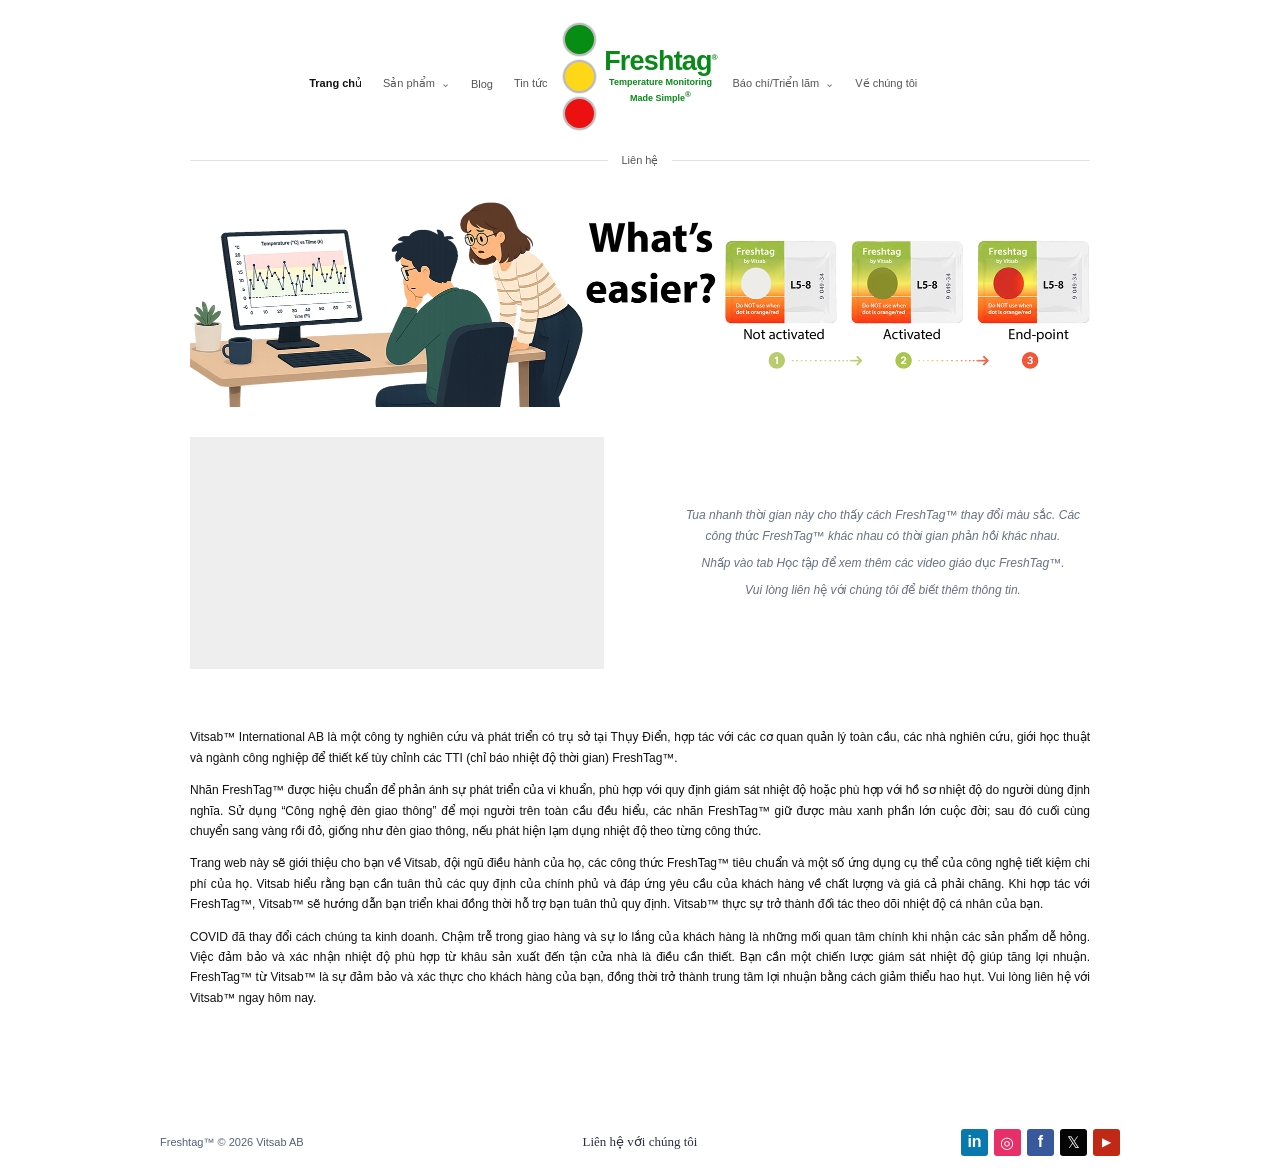
<file: index.html>
<!doctype html>
<html lang="vi">
<head>
  <meta charset="utf-8">
  <meta name="viewport" content="width=device-width, initial-scale=1">
  <meta name="theme-color" content="#ffffff">
  <meta name="description" content="FreshTag by Vitsab — tem chỉ báo thời gian và nhiệt độ giúp theo dõi thực phẩm dễ dàng.">
  <title>FreshTag™ — Temperature Monitoring Made Simple</title>
  <link rel="preconnect" href="https://fonts.googleapis.com">
  <link rel="preconnect" href="https://fonts.gstatic.com" crossorigin>
  <link rel="stylesheet" href="style.css">
  <script src="script.js" defer></script>
</head>
<body>
  <header class="site-header">
    <div class="header-main">
      <button class="menu-toggle" type="button" aria-label="Mở menu" aria-expanded="false"><span></span><span></span><span></span></button>
      <nav class="nav-group nav-left" aria-label="Điều hướng chính">
        <a class="active" href="#home">Trang chủ</a>
        <a href="san-pham.html">Sản phẩm <span class="chevron">⌄</span></a>
        <a href="blog.html">Blog</a>
        <a href="#gioi-thieu">Tin tức</a>
      </nav>
      <a class="brand" href="#home" aria-label="FreshTag — trang chủ">
        <span class="stoplight" aria-hidden="true"><i></i><i></i><i></i></span>
        <span class="brand-wording"><strong>Freshtag<sup>®</sup></strong><small>Temperature Monitoring<br>Made Simple<sup>®</sup></small></span>
      </a>
      <nav class="nav-group nav-right" aria-label="Thông tin">
        <a href="#san-pham">Báo chí/Triển lãm <span class="chevron">⌄</span></a>
        <a href="#gioi-thieu">Về chúng tôi</a>
      </nav>
    </div>
    <div class="contact-row"><span></span><a href="mailto:hello@freshtag.vn">Liên hệ</a><span></span></div>
  </header>

  <main class="page-content" id="home">
    <section class="hero-stage" id="san-pham" aria-label="Tem FreshTag theo dõi nhiệt độ">
      <img class="hero-image" src="./image/2people.png" alt="Hai chuyên gia theo dõi biểu đồ nhiệt độ và các trạng thái của tem FreshTag">
    </section>

    <section class="video-intro" id="video">
      <div class="video-frame"><iframe src="https://www.youtube-nocookie.com/embed/n5Y0MvMPbW4?rel=0" title="Video giới thiệu cách tem FreshTag đổi màu" loading="lazy" allow="accelerometer; autoplay; clipboard-write; encrypted-media; gyroscope; picture-in-picture; web-share" referrerpolicy="strict-origin-when-cross-origin" allowfullscreen></iframe></div>
      <div class="video-copy"><p>Tua nhanh thời gian này cho thấy cách FreshTag™ thay đổi màu sắc. Các công thức FreshTag™ khác nhau có thời gian phản hồi khác nhau.</p><p>Nhấp vào tab Học tập để xem thêm các video giáo dục FreshTag™.</p><p>Vui lòng liên hệ với chúng tôi để biết thêm thông tin.</p></div>
    </section>

    <section class="about-copy" id="gioi-thieu">
      <p>Vitsab™ International AB là một công ty nghiên cứu và phát triển có trụ sở tại Thụy Điển, hợp tác với các cơ quan quản lý toàn cầu, các nhà nghiên cứu, giới học thuật và ngành công nghiệp để thiết kế tùy chỉnh các TTI (chỉ báo nhiệt độ thời gian) FreshTag™.</p>
      <p>Nhãn FreshTag™ được hiệu chuẩn để phản ánh sự phát triển của vi khuẩn, phù hợp với quy định giám sát nhiệt độ hoặc phù hợp với hồ sơ nhiệt độ do người dùng định nghĩa. Sử dụng “Công nghệ đèn giao thông” để mọi người trên toàn cầu đều hiểu, các nhãn FreshTag™ giữ được màu xanh phần lớn cuộc đời; sau đó cuối cùng chuyển sang vàng rồi đỏ, giống như đèn giao thông, nếu phát hiện lạm dụng nhiệt độ theo từng công thức.</p>
      <p>Trang web này sẽ giới thiệu cho bạn về Vitsab, đội ngũ điều hành của họ, các công thức FreshTag™ tiêu chuẩn và một số ứng dụng cụ thể của công nghệ tiết kiệm chi phí của họ. Vitsab hiểu rằng bạn cần tuân thủ các quy định của chính phủ và đáp ứng yêu cầu của khách hàng về chất lượng và giá cả phải chăng. Khi hợp tác với FreshTag™, Vitsab™ sẽ hướng dẫn bạn triển khai đồng thời hỗ trợ bạn tuân thủ quy định. Vitsab™ thực sự trở thành đối tác theo dõi nhiệt độ cá nhân của bạn.</p>
      <p>COVID đã thay đổi cách chúng ta kinh doanh. Chậm trễ trong giao hàng và sự lo lắng của khách hàng là những mối quan tâm chính khi nhận các sản phẩm dễ hỏng. Việc đảm bảo và xác nhận nhiệt độ phù hợp từ khâu sản xuất đến tận cửa nhà là điều cần thiết. Bạn cần một chiến lược giám sát nhiệt độ giúp tăng lợi nhuận. FreshTag™ từ Vitsab™ là sự đảm bảo và xác thực cho khách hàng của bạn, đồng thời trở thành trung tâm lợi nhuận bằng cách giảm thiểu hao hụt. Vui lòng liên hệ với Vitsab™ ngay hôm nay.</p>
    </section>
  </main>

  <footer class="site-footer">
    <span>Freshtag™ © <span data-current-year>2026</span> Vitsab AB</span>
    <a class="footer-contact" href="mailto:hello@freshtag.vn">Liên hệ với chúng tôi</a>
    <nav class="social-links" aria-label="Mạng xã hội">
      <a class="social linkedin" href="https://www.linkedin.com/" aria-label="LinkedIn">in</a>
      <a class="social instagram" href="https://www.instagram.com/" aria-label="Instagram">◎</a>
      <a class="social facebook" href="https://www.facebook.com/" aria-label="Facebook">f</a>
      <a class="social x-social" href="https://x.com/" aria-label="X">𝕏</a>
      <a class="social youtube" href="https://www.youtube.com/" aria-label="YouTube">▶</a>
    </nav>
  </footer>
</body>
</html>
</file>
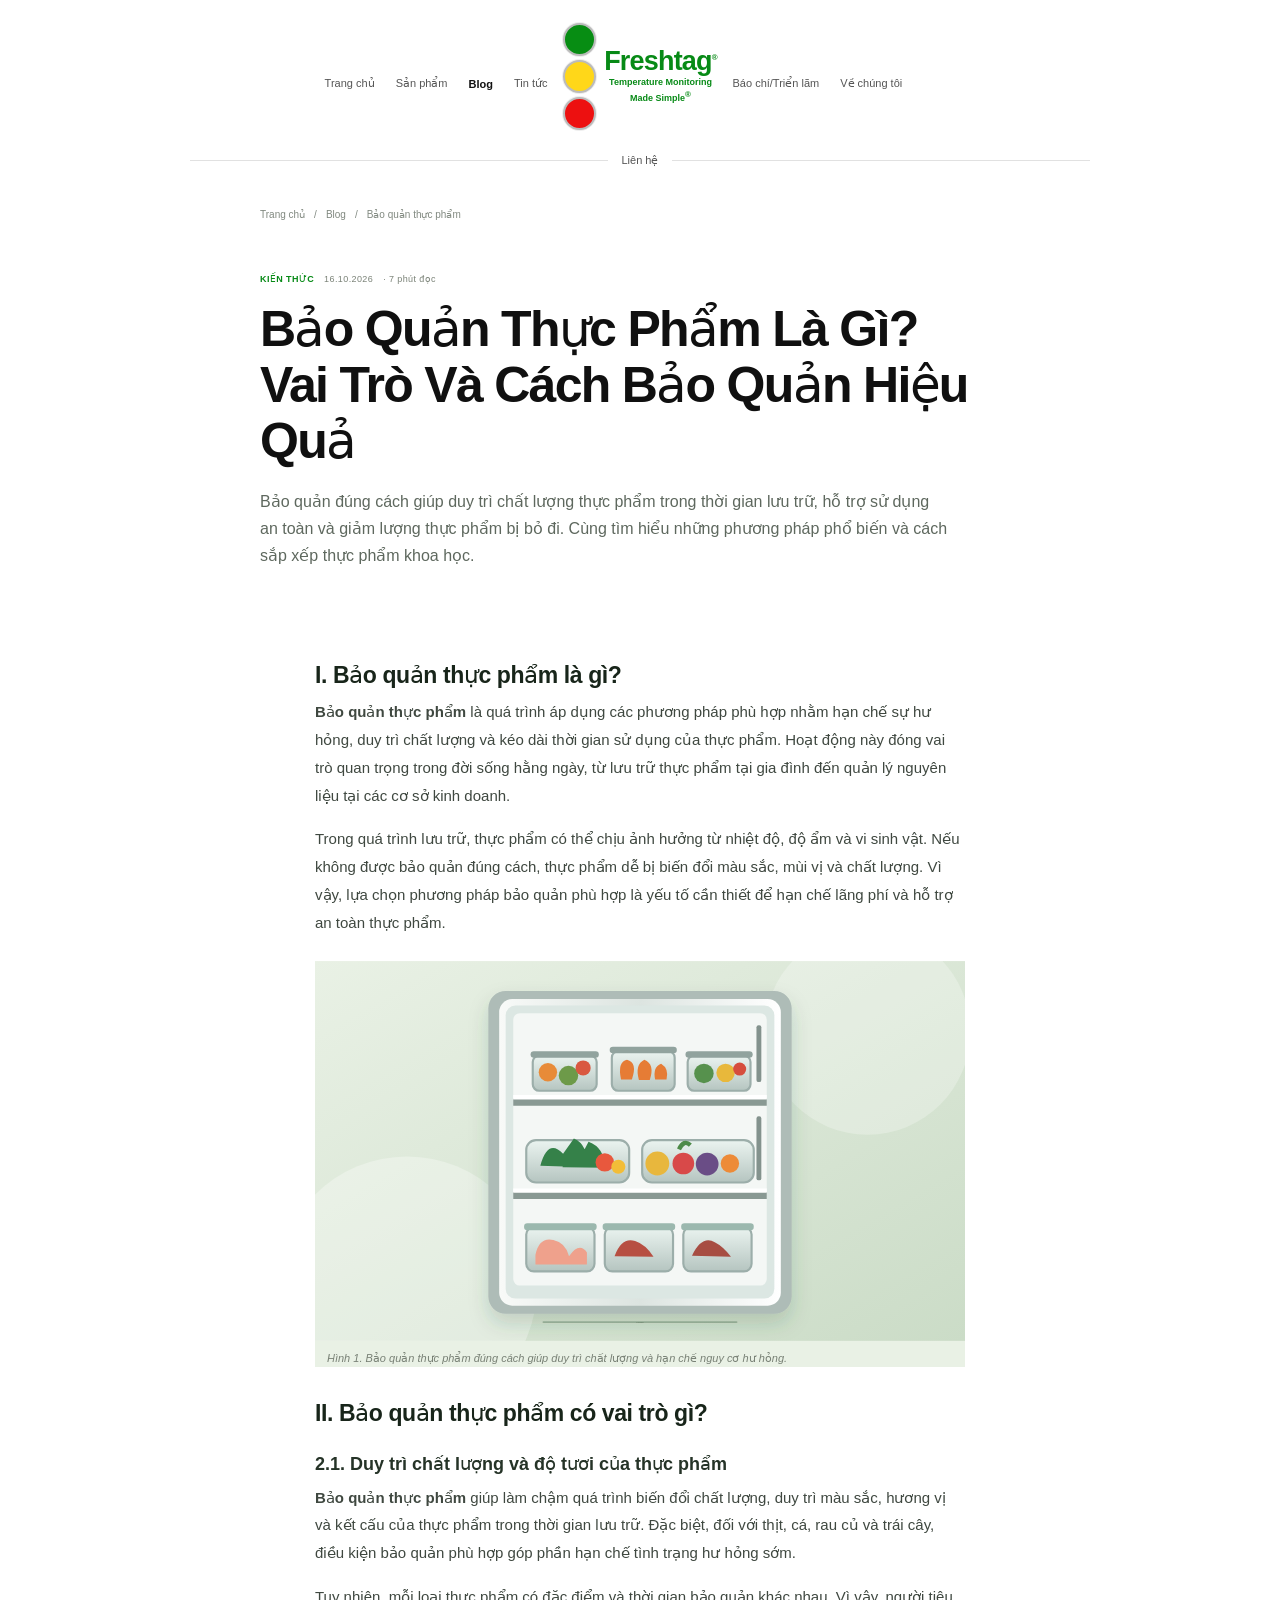
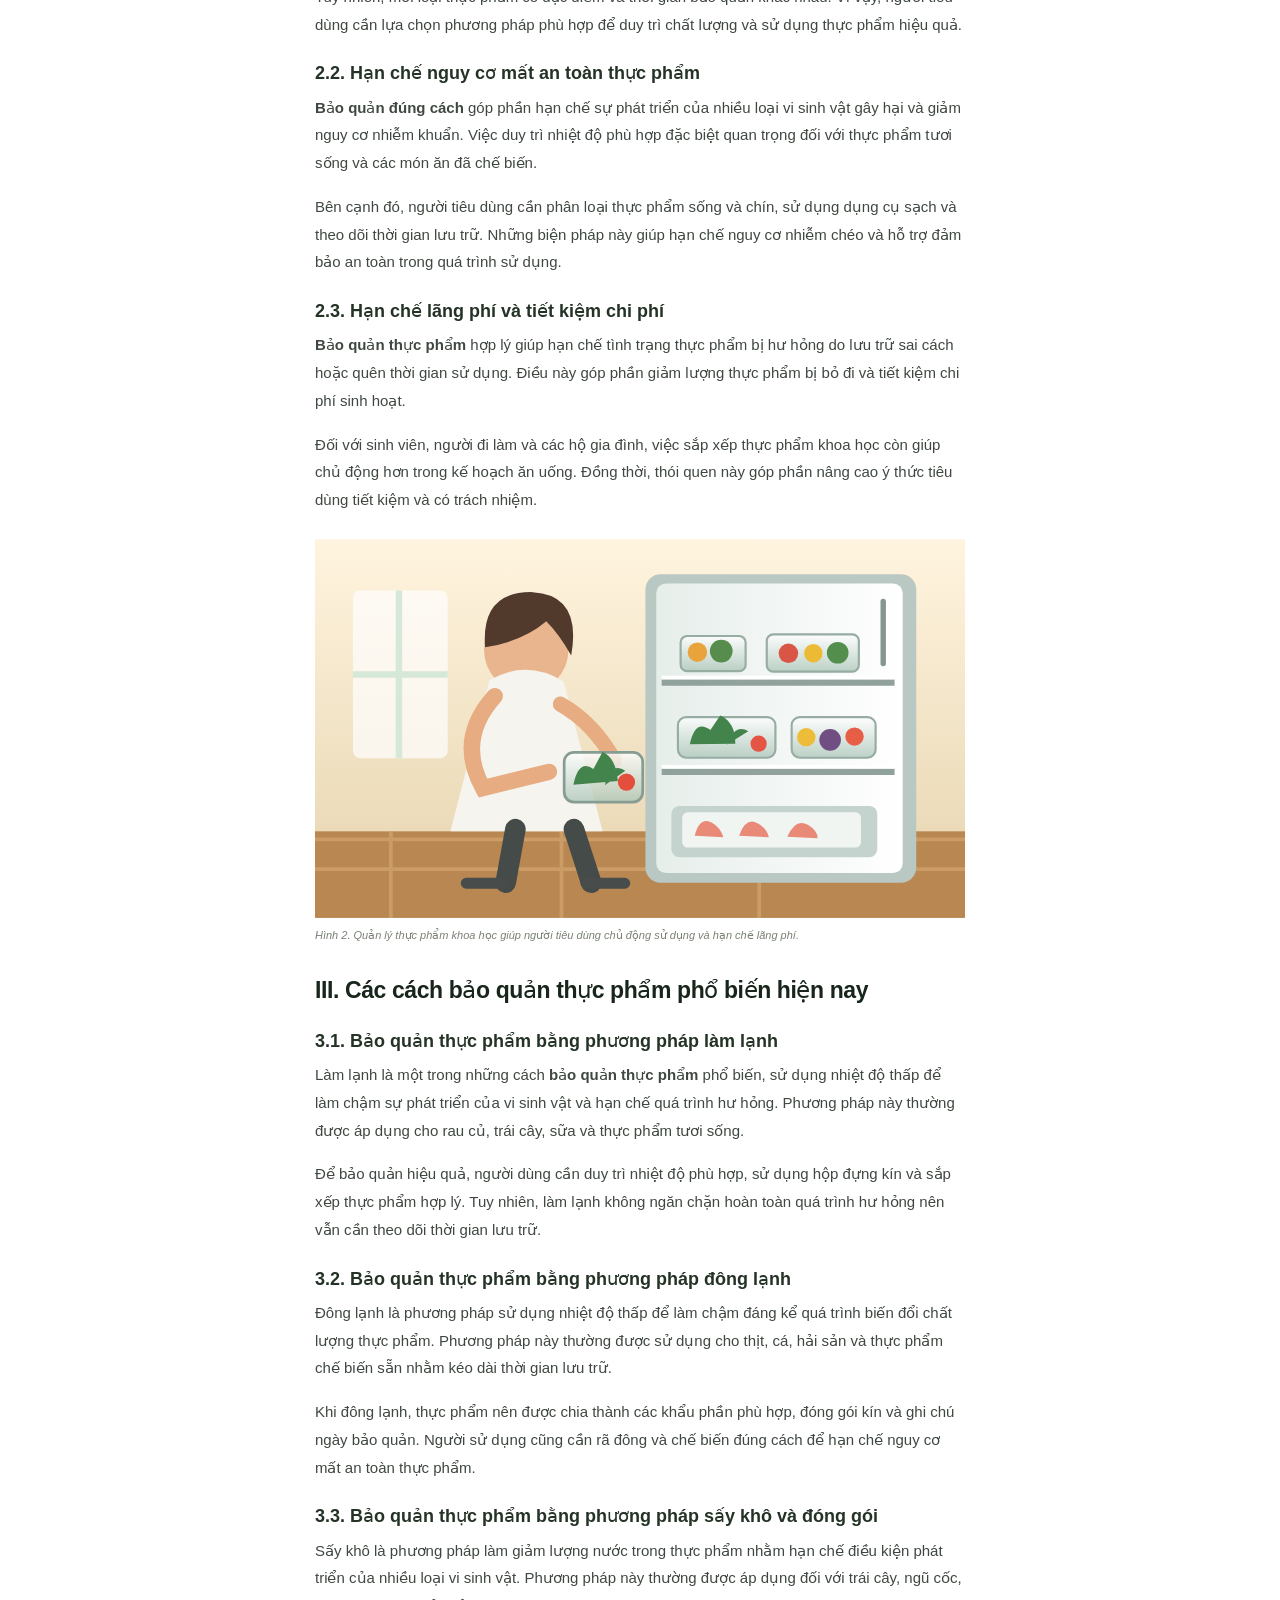
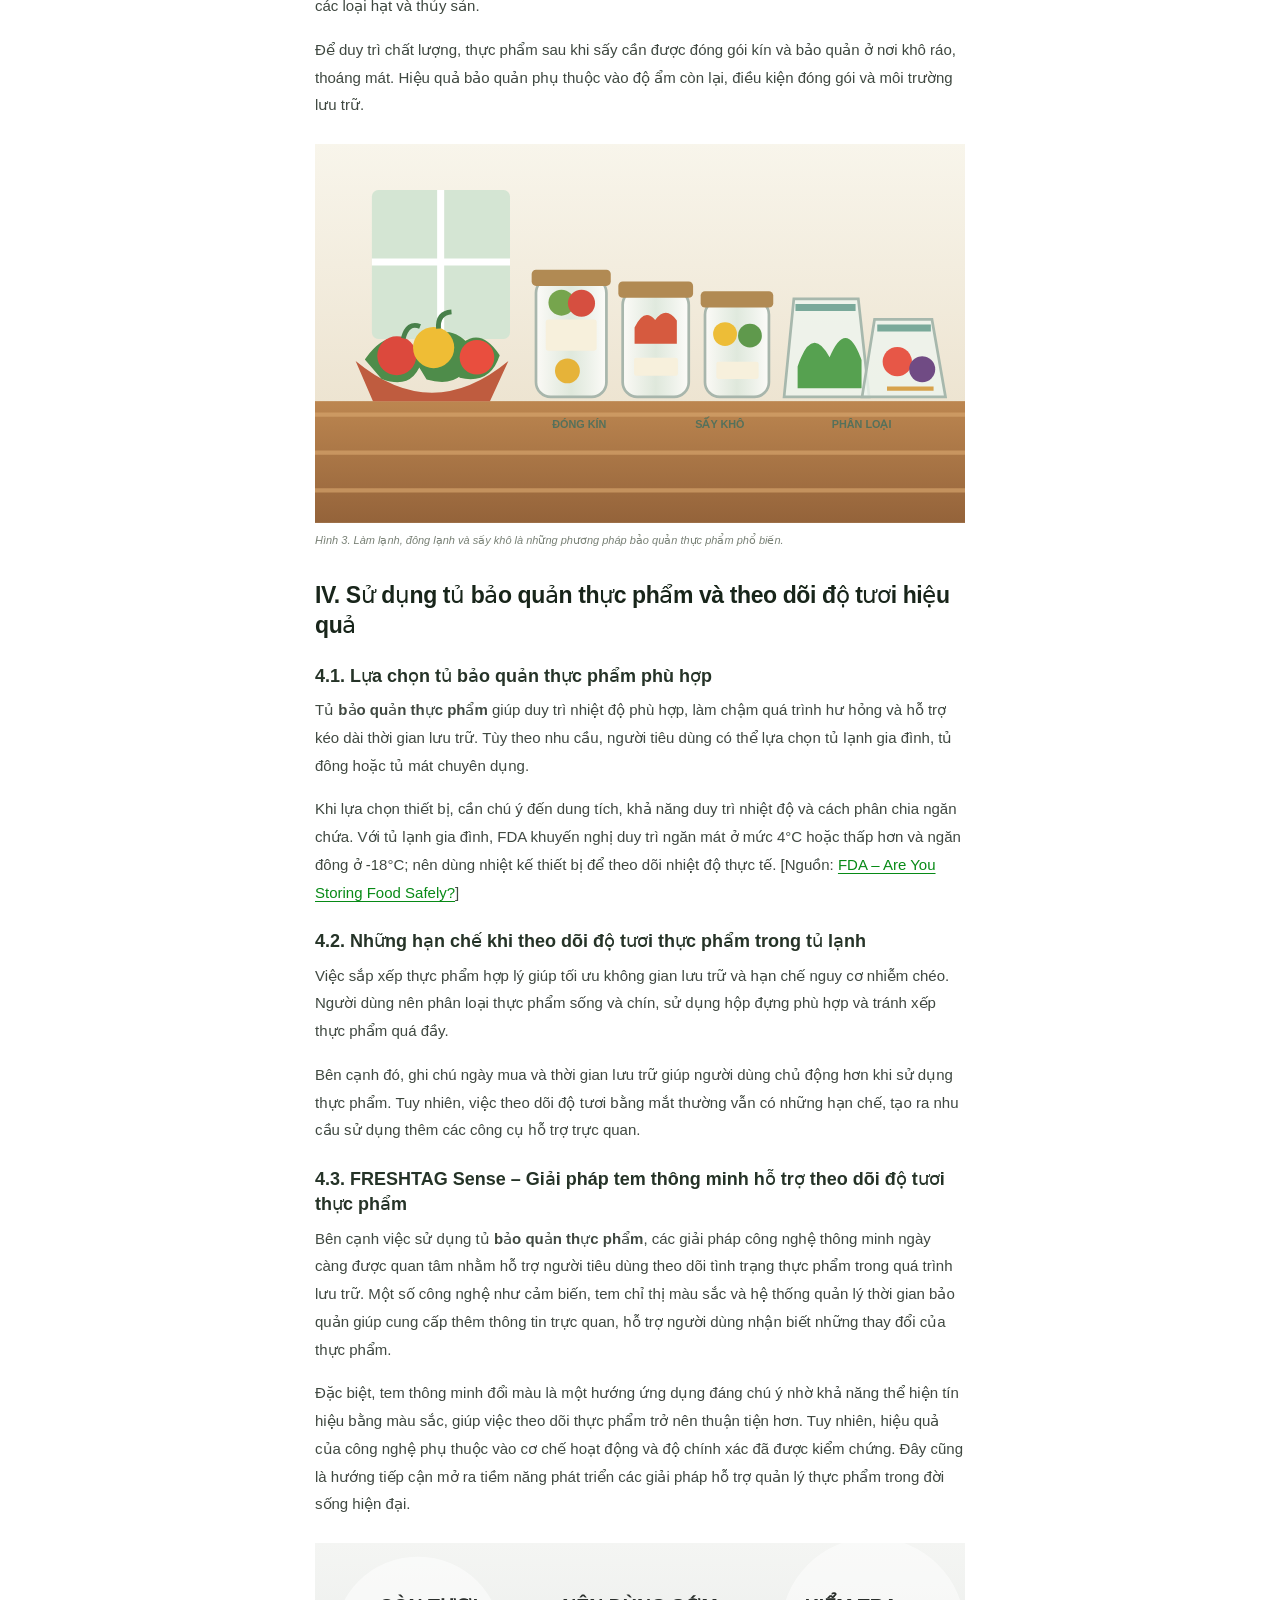
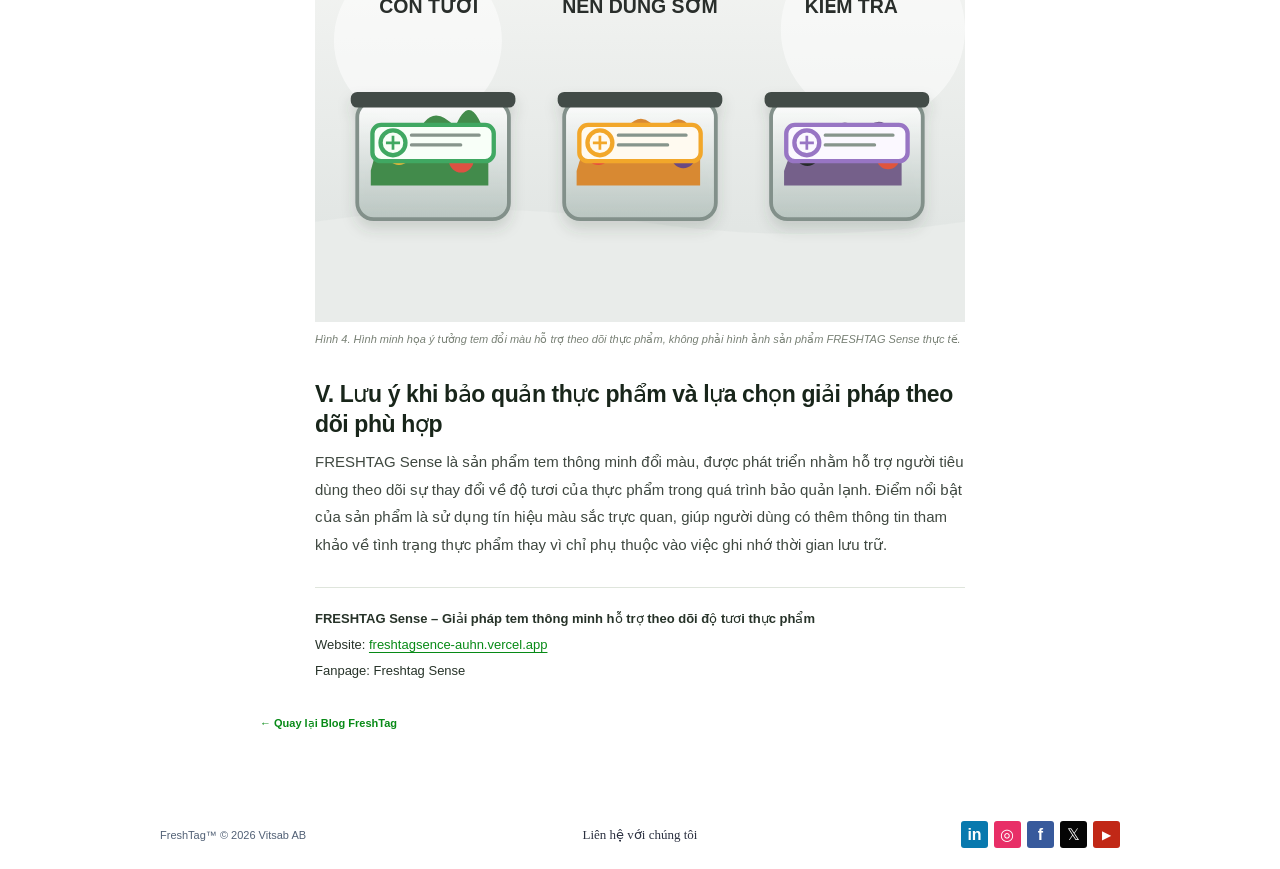
<file: bai-viet-bao-quan-thuc-pham.html>
<!doctype html>
<html lang="vi">
<head>
  <meta charset="utf-8">
  <meta name="viewport" content="width=device-width, initial-scale=1">
  <meta name="theme-color" content="#ffffff">
  <meta name="description" content="Tìm hiểu vai trò của việc bảo quản thực phẩm, các cách làm lạnh, đông lạnh, sấy khô và mẹo sắp xếp để duy trì chất lượng thực phẩm.">
  <meta name="robots" content="index,follow">
  <link rel="canonical" href="https://freshtag.vn/bai-viet-bao-quan-thuc-pham.html">
  <meta property="og:type" content="article">
  <meta property="og:title" content="Bảo Quản Thực Phẩm Là Gì? Vai Trò Và Cách Bảo Quản Hiệu Quả">
  <meta property="og:description" content="Các phương pháp bảo quản phổ biến và cách tổ chức thực phẩm để giữ chất lượng, hạn chế lãng phí.">
  <meta property="og:image" content="https://freshtag.vn/image/bao-quan-thuc-pham.svg">
  <meta property="og:url" content="https://freshtag.vn/bai-viet-bao-quan-thuc-pham.html">
  <title>Bảo Quản Thực Phẩm Là Gì? Vai Trò Và Cách Bảo Quản Hiệu Quả | FreshTag</title>
  <link rel="preconnect" href="https://fonts.googleapis.com">
  <link rel="preconnect" href="https://fonts.gstatic.com" crossorigin>
  <link rel="stylesheet" href="style.css">
  <script src="script.js" defer></script>
  <script type="application/ld+json">{"@context":"https://schema.org","@type":"BlogPosting","headline":"Bảo Quản Thực Phẩm Là Gì? Vai Trò Và Cách Bảo Quản Hiệu Quả","description":"Tìm hiểu vai trò của việc bảo quản thực phẩm, các cách làm lạnh, đông lạnh, sấy khô và mẹo sắp xếp để duy trì chất lượng thực phẩm.","image":"https://freshtag.vn/image/bao-quan-thuc-pham.svg","datePublished":"2026-10-16","dateModified":"2026-10-16","inLanguage":"vi","mainEntityOfPage":{"@type":"WebPage","@id":"https://freshtag.vn/bai-viet-bao-quan-thuc-pham.html"},"author":{"@type":"Organization","name":"FreshTag Sense"},"publisher":{"@type":"Organization","name":"FreshTag | Vitsab AB","url":"https://freshtag.vn/"}}</script>
</head>
<body>
  <header class="site-header"><div class="header-main"><button class="menu-toggle" type="button" aria-label="Mở menu" aria-expanded="false"><span></span><span></span><span></span></button><nav class="nav-group nav-left" aria-label="Điều hướng chính"><a href="index.html">Trang chủ</a><a href="san-pham.html">Sản phẩm</a><a class="active" href="blog.html" aria-current="page">Blog</a><a href="index.html#gioi-thieu">Tin tức</a></nav><a class="brand" href="index.html" aria-label="FreshTag — trang chủ"><span class="stoplight" aria-hidden="true"><i></i><i></i><i></i></span><span class="brand-wording"><strong>Freshtag<sup>®</sup></strong><small>Temperature Monitoring<br>Made Simple<sup>®</sup></small></span></a><nav class="nav-group nav-right" aria-label="Thông tin"><a href="index.html#san-pham">Báo chí/Triển lãm</a><a href="index.html#gioi-thieu">Về chúng tôi</a></nav></div><div class="contact-row"><span></span><a href="mailto:hello@freshtag.vn">Liên hệ</a><span></span></div></header>
  <main class="page-content article-page">
    <nav class="breadcrumbs" aria-label="Điều hướng đường dẫn"><a href="index.html">Trang chủ</a><span>/</span><a href="blog.html">Blog</a><span>/</span><span>Bảo quản thực phẩm</span></nav>
    <article>
      <header class="article-header"><p class="post-meta"><span>KIẾN THỨC</span><time datetime="2026-10-16">16.10.2026</time> · 7 phút đọc</p><h1>Bảo Quản Thực Phẩm Là Gì? Vai Trò Và Cách Bảo Quản Hiệu Quả</h1><p class="article-intro">Bảo quản đúng cách giúp duy trì chất lượng thực phẩm trong thời gian lưu trữ, hỗ trợ sử dụng an toàn và giảm lượng thực phẩm bị bỏ đi. Cùng tìm hiểu những phương pháp phổ biến và cách sắp xếp thực phẩm khoa học.</p></header>
      <div class="article-body">
        <h2>I. Bảo quản thực phẩm là gì?</h2>
        <p><strong>Bảo quản thực phẩm</strong> là quá trình áp dụng các phương pháp phù hợp nhằm hạn chế sự hư hỏng, duy trì chất lượng và kéo dài thời gian sử dụng của thực phẩm. Hoạt động này đóng vai trò quan trọng trong đời sống hằng ngày, từ lưu trữ thực phẩm tại gia đình đến quản lý nguyên liệu tại các cơ sở kinh doanh.</p>
        <p>Trong quá trình lưu trữ, thực phẩm có thể chịu ảnh hưởng từ nhiệt độ, độ ẩm và vi sinh vật. Nếu không được bảo quản đúng cách, thực phẩm dễ bị biến đổi màu sắc, mùi vị và chất lượng. Vì vậy, lựa chọn phương pháp bảo quản phù hợp là yếu tố cần thiết để hạn chế lãng phí và hỗ trợ an toàn thực phẩm.</p>
        <figure class="article-cover-image"><img src="image/bao-quan-thuc-pham.svg" alt="Thực phẩm tươi được phân loại trong tủ lạnh"><figcaption>Hình 1. Bảo quản thực phẩm đúng cách giúp duy trì chất lượng và hạn chế nguy cơ hư hỏng.</figcaption></figure>

        <h2>II. Bảo quản thực phẩm có vai trò gì?</h2>
        <h3>2.1. Duy trì chất lượng và độ tươi của thực phẩm</h3>
        <p><strong>Bảo quản thực phẩm</strong> giúp làm chậm quá trình biến đổi chất lượng, duy trì màu sắc, hương vị và kết cấu của thực phẩm trong thời gian lưu trữ. Đặc biệt, đối với thịt, cá, rau củ và trái cây, điều kiện bảo quản phù hợp góp phần hạn chế tình trạng hư hỏng sớm.</p>
        <p>Tuy nhiên, mỗi loại thực phẩm có đặc điểm và thời gian bảo quản khác nhau. Vì vậy, người tiêu dùng cần lựa chọn phương pháp phù hợp để duy trì chất lượng và sử dụng thực phẩm hiệu quả.</p>
        <h3>2.2. Hạn chế nguy cơ mất an toàn thực phẩm</h3>
        <p><strong>Bảo quản đúng cách</strong> góp phần hạn chế sự phát triển của nhiều loại vi sinh vật gây hại và giảm nguy cơ nhiễm khuẩn. Việc duy trì nhiệt độ phù hợp đặc biệt quan trọng đối với thực phẩm tươi sống và các món ăn đã chế biến.</p>
        <p>Bên cạnh đó, người tiêu dùng cần phân loại thực phẩm sống và chín, sử dụng dụng cụ sạch và theo dõi thời gian lưu trữ. Những biện pháp này giúp hạn chế nguy cơ nhiễm chéo và hỗ trợ đảm bảo an toàn trong quá trình sử dụng.</p>
        <h3>2.3. Hạn chế lãng phí và tiết kiệm chi phí</h3>
        <p><strong>Bảo quản thực phẩm</strong> hợp lý giúp hạn chế tình trạng thực phẩm bị hư hỏng do lưu trữ sai cách hoặc quên thời gian sử dụng. Điều này góp phần giảm lượng thực phẩm bị bỏ đi và tiết kiệm chi phí sinh hoạt.</p>
        <p>Đối với sinh viên, người đi làm và các hộ gia đình, việc sắp xếp thực phẩm khoa học còn giúp chủ động hơn trong kế hoạch ăn uống. Đồng thời, thói quen này góp phần nâng cao ý thức tiêu dùng tiết kiệm và có trách nhiệm.</p>
        <figure><img src="image/sap-xep-tu-lanh.svg" alt="Người phụ nữ sắp xếp hộp rau củ trong tủ lạnh gia đình"><figcaption>Hình 2. Quản lý thực phẩm khoa học giúp người tiêu dùng chủ động sử dụng và hạn chế lãng phí.</figcaption></figure>

        <h2>III. Các cách bảo quản thực phẩm phổ biến hiện nay</h2>
        <h3>3.1. Bảo quản thực phẩm bằng phương pháp làm lạnh</h3>
        <p>Làm lạnh là một trong những cách <strong>bảo quản thực phẩm</strong> phổ biến, sử dụng nhiệt độ thấp để làm chậm sự phát triển của vi sinh vật và hạn chế quá trình hư hỏng. Phương pháp này thường được áp dụng cho rau củ, trái cây, sữa và thực phẩm tươi sống.</p>
        <p>Để bảo quản hiệu quả, người dùng cần duy trì nhiệt độ phù hợp, sử dụng hộp đựng kín và sắp xếp thực phẩm hợp lý. Tuy nhiên, làm lạnh không ngăn chặn hoàn toàn quá trình hư hỏng nên vẫn cần theo dõi thời gian lưu trữ.</p>
        <h3>3.2. Bảo quản thực phẩm bằng phương pháp đông lạnh</h3>
        <p>Đông lạnh là phương pháp sử dụng nhiệt độ thấp để làm chậm đáng kể quá trình biến đổi chất lượng thực phẩm. Phương pháp này thường được sử dụng cho thịt, cá, hải sản và thực phẩm chế biến sẵn nhằm kéo dài thời gian lưu trữ.</p>
        <p>Khi đông lạnh, thực phẩm nên được chia thành các khẩu phần phù hợp, đóng gói kín và ghi chú ngày bảo quản. Người sử dụng cũng cần rã đông và chế biến đúng cách để hạn chế nguy cơ mất an toàn thực phẩm.</p>
        <h3>3.3. Bảo quản thực phẩm bằng phương pháp sấy khô và đóng gói</h3>
        <p>Sấy khô là phương pháp làm giảm lượng nước trong thực phẩm nhằm hạn chế điều kiện phát triển của nhiều loại vi sinh vật. Phương pháp này thường được áp dụng đối với trái cây, ngũ cốc, các loại hạt và thủy sản.</p>
        <p>Để duy trì chất lượng, thực phẩm sau khi sấy cần được đóng gói kín và bảo quản ở nơi khô ráo, thoáng mát. Hiệu quả bảo quản phụ thuộc vào độ ẩm còn lại, điều kiện đóng gói và môi trường lưu trữ.</p>
        <figure><img src="image/phuong-phap-bao-quan.svg" alt="Thực phẩm tươi, hũ bảo quản và túi thực phẩm đóng gói trên bàn bếp"><figcaption>Hình 3. Làm lạnh, đông lạnh và sấy khô là những phương pháp bảo quản thực phẩm phổ biến.</figcaption></figure>

        <h2>IV. Sử dụng tủ bảo quản thực phẩm và theo dõi độ tươi hiệu quả</h2>
        <h3>4.1. Lựa chọn tủ bảo quản thực phẩm phù hợp</h3>
        <p>Tủ <strong>bảo quản thực phẩm</strong> giúp duy trì nhiệt độ phù hợp, làm chậm quá trình hư hỏng và hỗ trợ kéo dài thời gian lưu trữ. Tùy theo nhu cầu, người tiêu dùng có thể lựa chọn tủ lạnh gia đình, tủ đông hoặc tủ mát chuyên dụng.</p>
        <p>Khi lựa chọn thiết bị, cần chú ý đến dung tích, khả năng duy trì nhiệt độ và cách phân chia ngăn chứa. Với tủ lạnh gia đình, FDA khuyến nghị duy trì ngăn mát ở mức 4°C hoặc thấp hơn và ngăn đông ở -18°C; nên dùng nhiệt kế thiết bị để theo dõi nhiệt độ thực tế. [Nguồn: <a href="https://www.fda.gov/consumers/consumer-updates/are-you-storing-food-safely" target="_blank" rel="noopener noreferrer">FDA – Are You Storing Food Safely?</a>]</p>
        <h3>4.2. Những hạn chế khi theo dõi độ tươi thực phẩm trong tủ lạnh</h3>
        <p>Việc sắp xếp thực phẩm hợp lý giúp tối ưu không gian lưu trữ và hạn chế nguy cơ nhiễm chéo. Người dùng nên phân loại thực phẩm sống và chín, sử dụng hộp đựng phù hợp và tránh xếp thực phẩm quá đầy.</p>
        <p>Bên cạnh đó, ghi chú ngày mua và thời gian lưu trữ giúp người dùng chủ động hơn khi sử dụng thực phẩm. Tuy nhiên, việc theo dõi độ tươi bằng mắt thường vẫn có những hạn chế, tạo ra nhu cầu sử dụng thêm các công cụ hỗ trợ trực quan.</p>
        <h3>4.3. FRESHTAG Sense – Giải pháp tem thông minh hỗ trợ theo dõi độ tươi thực phẩm</h3>
        <p>Bên cạnh việc sử dụng tủ <strong>bảo quản thực phẩm</strong>, các giải pháp công nghệ thông minh ngày càng được quan tâm nhằm hỗ trợ người tiêu dùng theo dõi tình trạng thực phẩm trong quá trình lưu trữ. Một số công nghệ như cảm biến, tem chỉ thị màu sắc và hệ thống quản lý thời gian bảo quản giúp cung cấp thêm thông tin trực quan, hỗ trợ người dùng nhận biết những thay đổi của thực phẩm.</p>
        <p>Đặc biệt, tem thông minh đổi màu là một hướng ứng dụng đáng chú ý nhờ khả năng thể hiện tín hiệu bằng màu sắc, giúp việc theo dõi thực phẩm trở nên thuận tiện hơn. Tuy nhiên, hiệu quả của công nghệ phụ thuộc vào cơ chế hoạt động và độ chính xác đã được kiểm chứng. Đây cũng là hướng tiếp cận mở ra tiềm năng phát triển các giải pháp hỗ trợ quản lý thực phẩm trong đời sống hiện đại.</p>
        <figure><img src="image/tem-mau-theo-doi-do-tuoi.svg" alt="Minh họa ba hộp thực phẩm với tem màu xanh, vàng và tím"><figcaption>Hình 4. Hình minh họa ý tưởng tem đổi màu hỗ trợ theo dõi thực phẩm, không phải hình ảnh sản phẩm FRESHTAG Sense thực tế.</figcaption></figure>

        <h2>V. Lưu ý khi bảo quản thực phẩm và lựa chọn giải pháp theo dõi phù hợp</h2>
        <p>FRESHTAG Sense là sản phẩm tem thông minh đổi màu, được phát triển nhằm hỗ trợ người tiêu dùng theo dõi sự thay đổi về độ tươi của thực phẩm trong quá trình bảo quản lạnh. Điểm nổi bật của sản phẩm là sử dụng tín hiệu màu sắc trực quan, giúp người dùng có thêm thông tin tham khảo về tình trạng thực phẩm thay vì chỉ phụ thuộc vào việc ghi nhớ thời gian lưu trữ.</p>
        <div class="article-brand"><strong>FRESHTAG Sense – Giải pháp tem thông minh hỗ trợ theo dõi độ tươi thực phẩm</strong><br>Website: <a href="https://freshtagsence-auhn.vercel.app/" target="_blank" rel="noopener noreferrer">freshtagsence-auhn.vercel.app</a><br>Fanpage: Freshtag Sense</div>
      </div>
    </article>
    <a class="text-link article-back" href="blog.html">← Quay lại Blog FreshTag</a>
  </main>
  <footer class="site-footer"><span>FreshTag™ © <span data-current-year>2026</span> Vitsab AB</span><a class="footer-contact" href="mailto:hello@freshtag.vn">Liên hệ với chúng tôi</a><nav class="social-links" aria-label="Mạng xã hội"><a class="social linkedin" href="https://www.linkedin.com/" aria-label="LinkedIn">in</a><a class="social instagram" href="https://www.instagram.com/" aria-label="Instagram">◎</a><a class="social facebook" href="https://www.facebook.com/" aria-label="Facebook">f</a><a class="social x-social" href="https://x.com/" aria-label="X">𝕏</a><a class="social youtube" href="https://www.youtube.com/" aria-label="YouTube">▶</a></nav></footer>
</body>
</html>
</file>
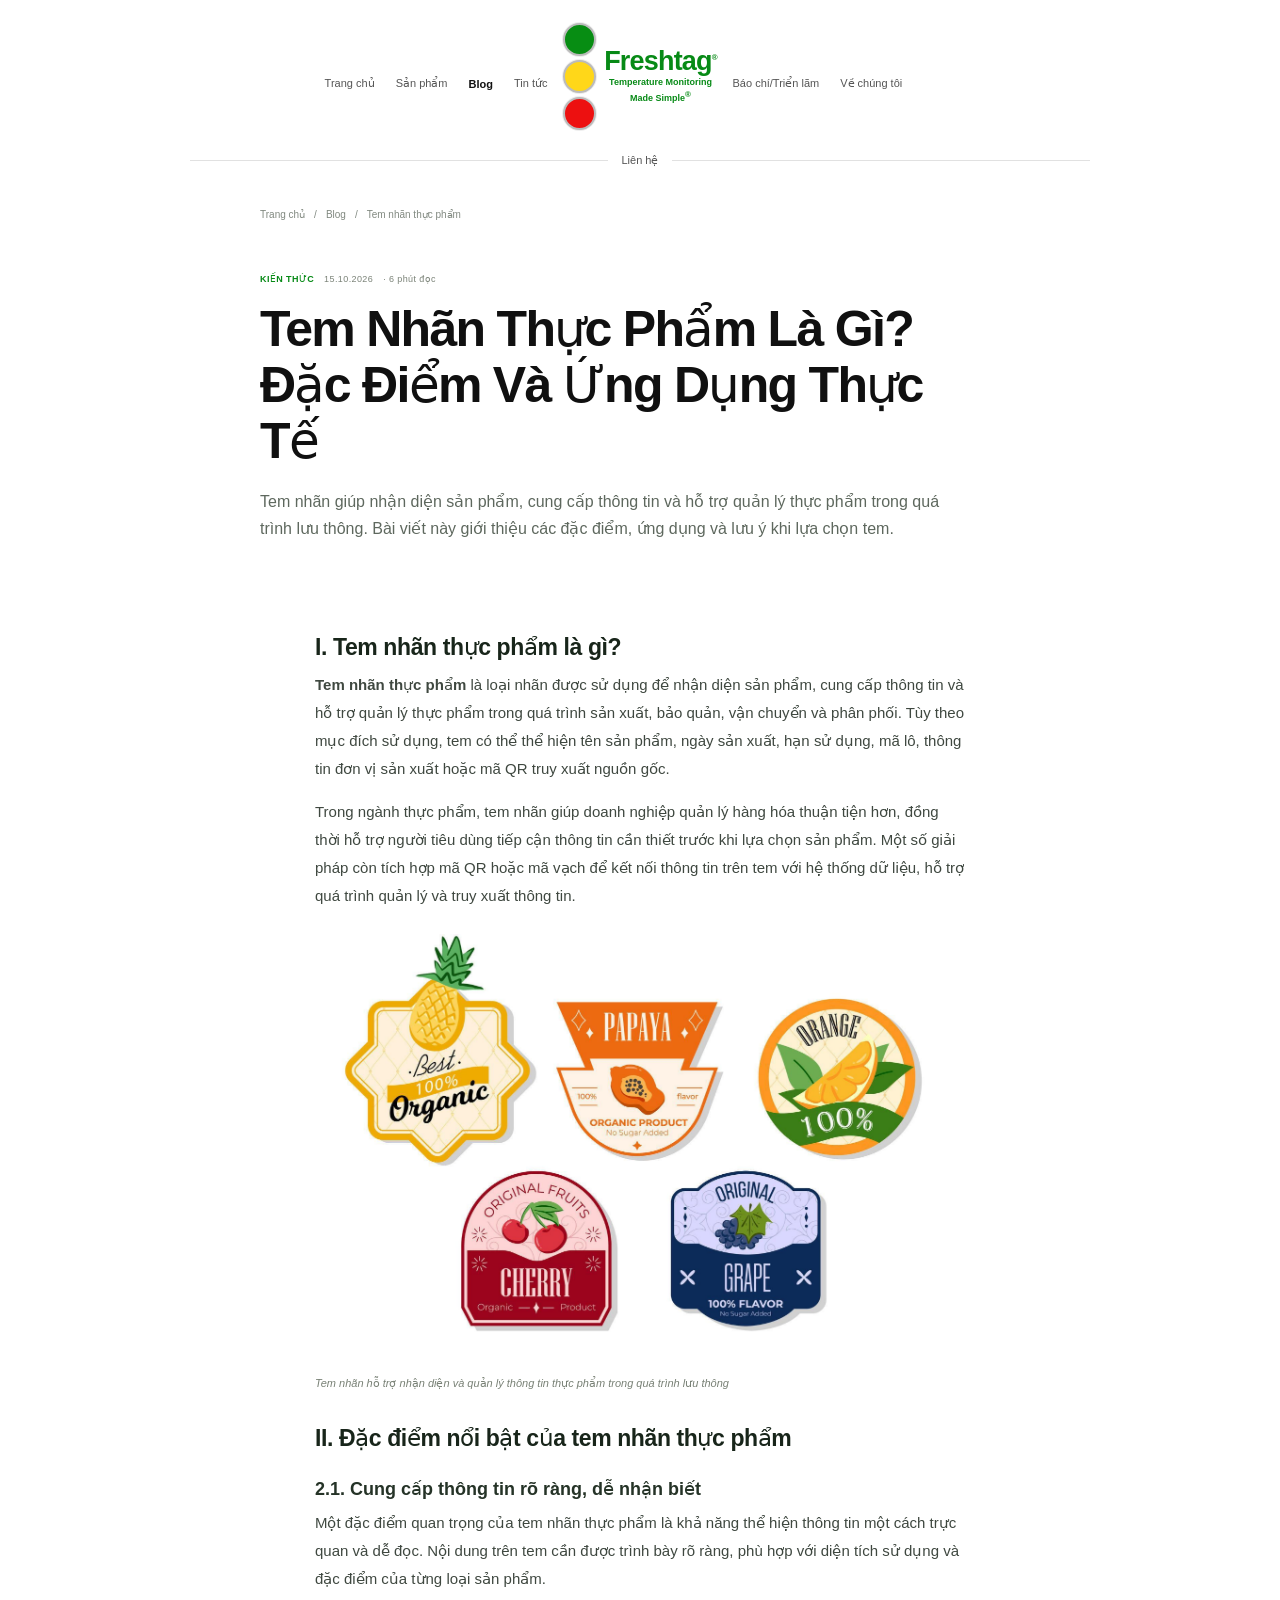
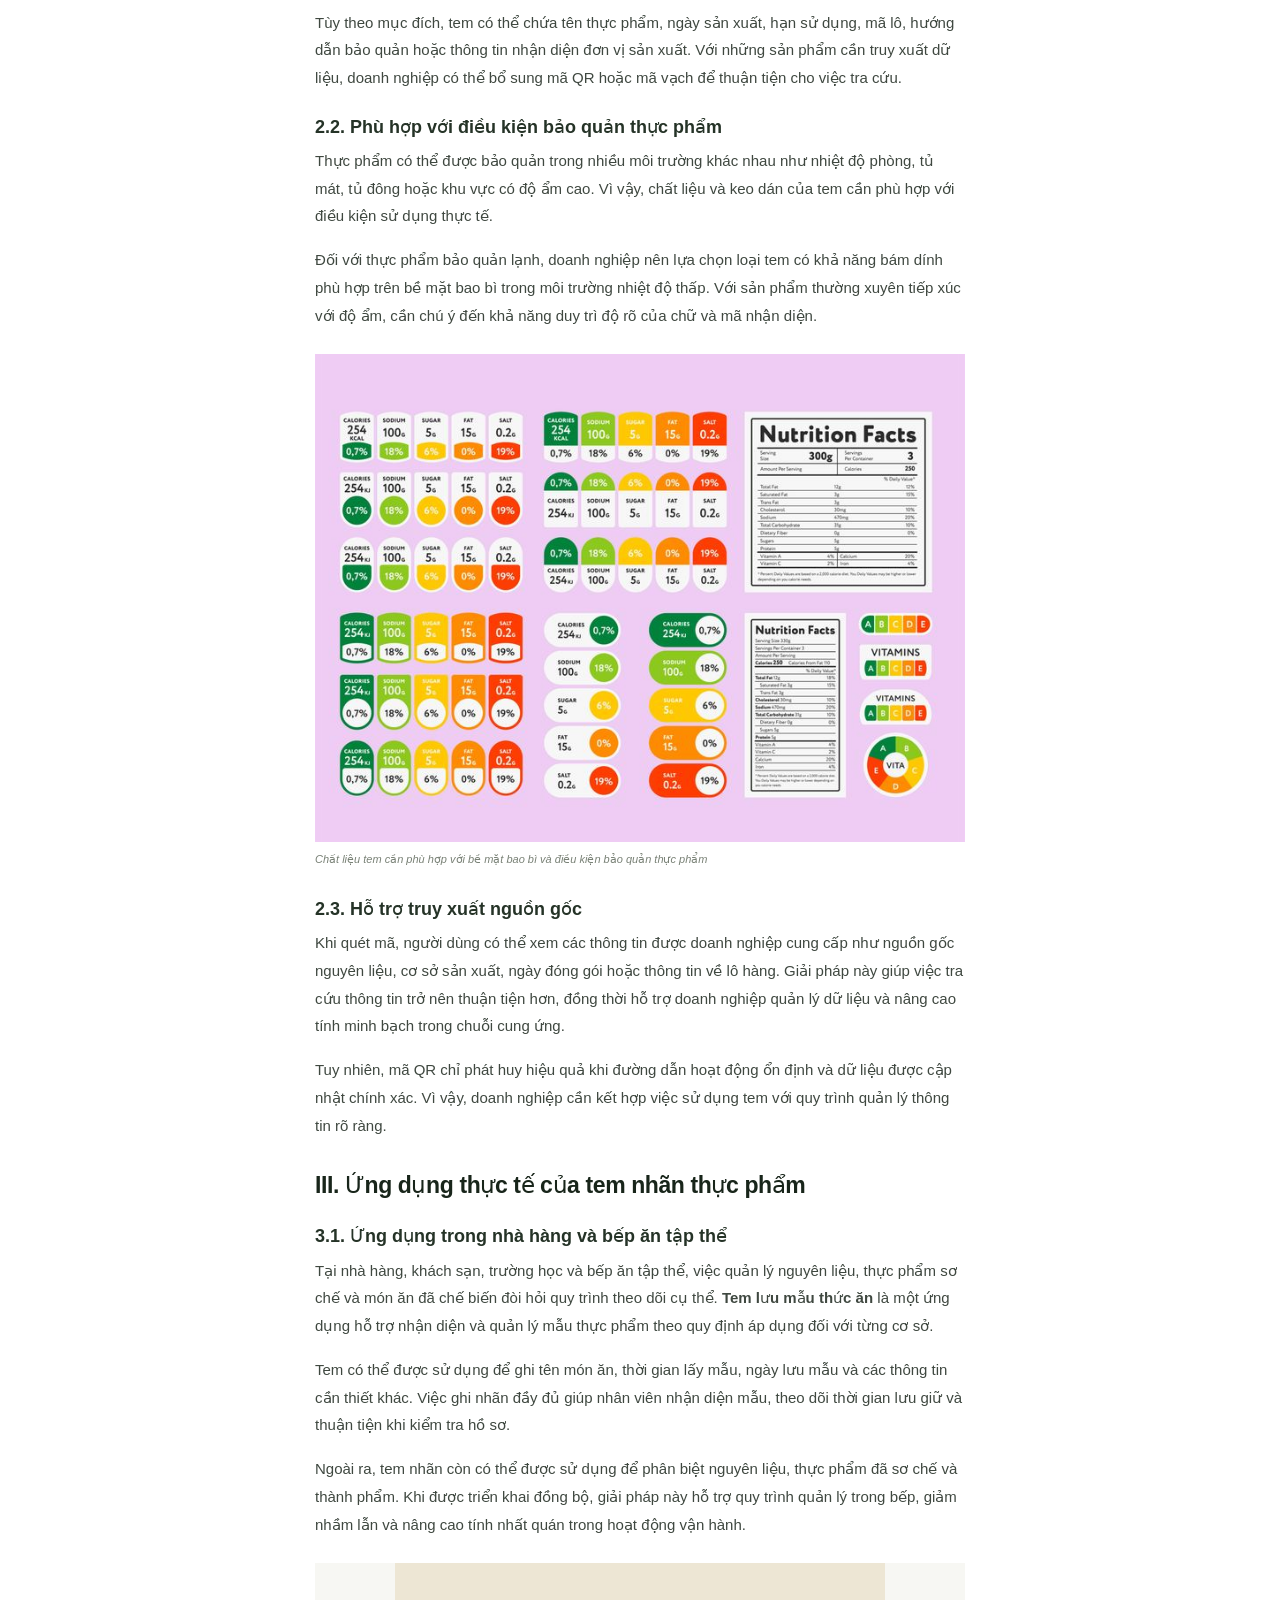
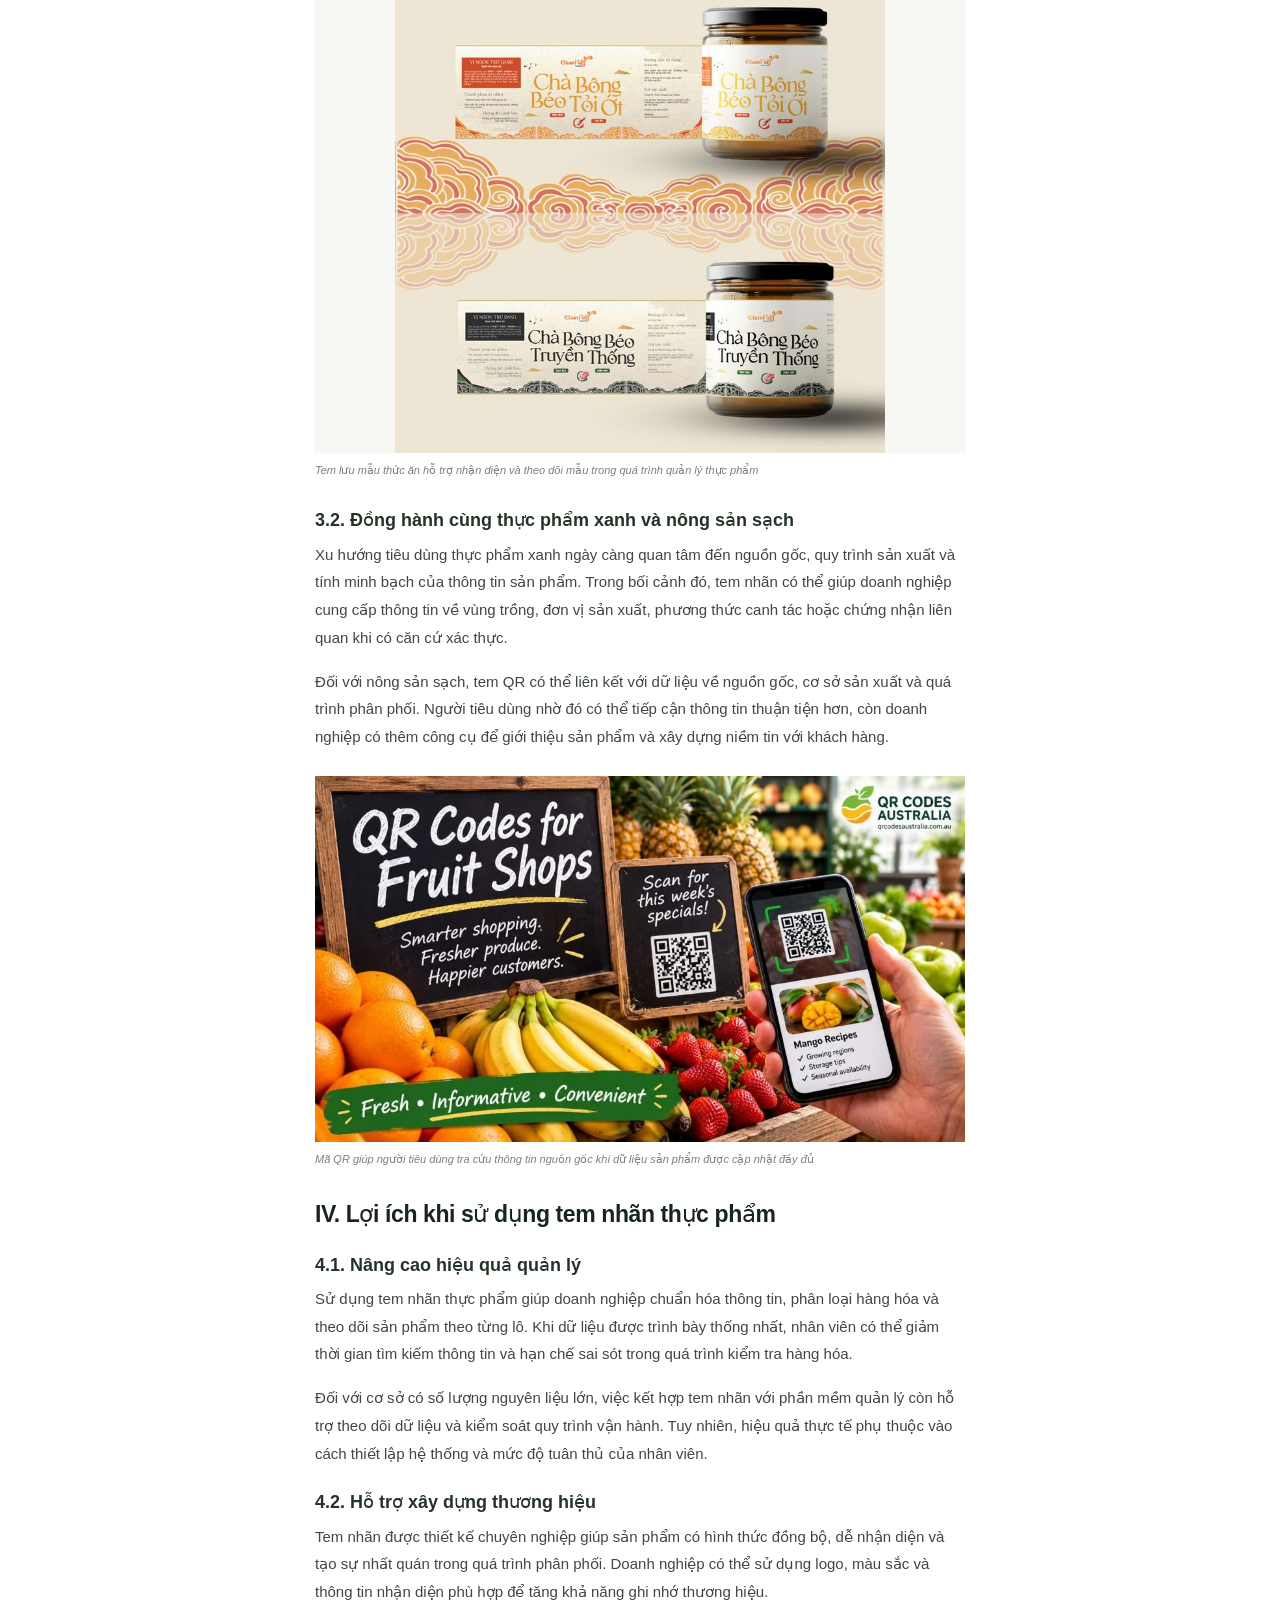
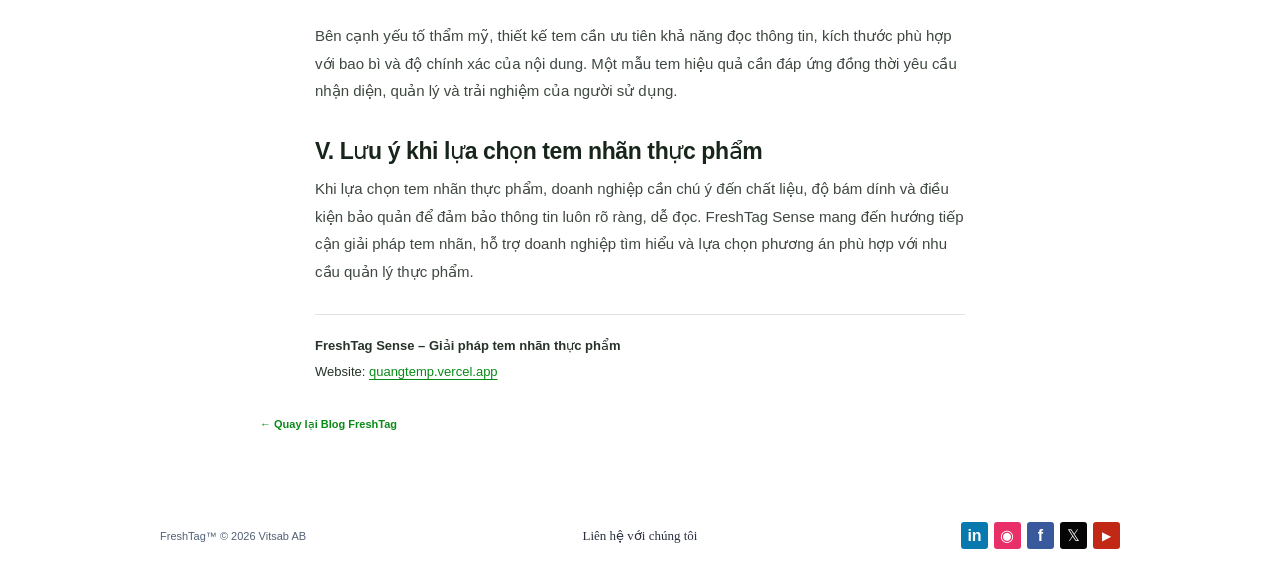
<file: bai-viet-tem-nhan-thuc-pham.html>
<!doctype html>
<html lang="vi">
<head>
  <meta charset="utf-8">
  <meta name="viewport" content="width=device-width, initial-scale=1">
  <meta name="theme-color" content="#ffffff">
  <meta name="description" content="Tem nhãn thực phẩm là gì? Khám phá đặc điểm, ứng dụng trong nhà hàng và nông sản, lợi ích quản lý cùng lưu ý chọn tem phù hợp với điều kiện bảo quản.">
  <meta name="robots" content="index,follow">
  <link rel="canonical" href="https://freshtag.vn/bai-viet-tem-nhan-thuc-pham.html">
  <meta property="og:type" content="article">
  <meta property="og:title" content="Tem Nhãn Thực Phẩm Là Gì? Đặc Điểm Và Ứng Dụng Thực Tế">
  <meta property="og:description" content="Tìm hiểu vai trò của tem nhãn trong nhận diện, bảo quản, truy xuất nguồn gốc và quản lý thực phẩm.">
  <meta property="og:image" content="https://freshtag.vn/image/tem-nhan-thuc-pham.png">
  <meta property="og:url" content="https://freshtag.vn/bai-viet-tem-nhan-thuc-pham.html">
  <title>Tem Nhãn Thực Phẩm Là Gì? Đặc Điểm Và Ứng Dụng Thực Tế | FreshTag</title>
  <link rel="preconnect" href="https://fonts.googleapis.com">
  <link rel="preconnect" href="https://fonts.gstatic.com" crossorigin>
  <link rel="stylesheet" href="style.css">
  <script src="script.js" defer></script>
  <script type="application/ld+json">{"@context":"https://schema.org","@type":"BlogPosting","headline":"Tem Nhãn Thực Phẩm Là Gì? Đặc Điểm Và Ứng Dụng Thực Tế","description":"Tìm hiểu đặc điểm, ứng dụng, lợi ích và cách lựa chọn tem nhãn thực phẩm.","image":["https://freshtag.vn/image/tem-nhan-thuc-pham.png","https://freshtag.vn/image/tem-bao-quan-thuc-pham.png","https://freshtag.vn/image/tem-luu-mau-thuc-an.png","https://freshtag.vn/image/ma-qr-truy-xuat-nong-san.png"],"datePublished":"2026-10-15","dateModified":"2026-10-15","inLanguage":"vi","mainEntityOfPage":{"@type":"WebPage","@id":"https://freshtag.vn/bai-viet-tem-nhan-thuc-pham.html"},"author":{"@type":"Organization","name":"FreshTag Sense"},"publisher":{"@type":"Organization","name":"FreshTag | Vitsab AB","url":"https://freshtag.vn/"}}</script>
</head>
<body>
  <header class="site-header"><div class="header-main"><button class="menu-toggle" type="button" aria-label="Mở menu" aria-expanded="false"><span></span><span></span><span></span></button><nav class="nav-group nav-left" aria-label="Điều hướng chính"><a href="index.html">Trang chủ</a><a href="san-pham.html">Sản phẩm</a><a class="active" href="blog.html" aria-current="page">Blog</a><a href="index.html#gioi-thieu">Tin tức</a></nav><a class="brand" href="index.html" aria-label="FreshTag — trang chủ"><span class="stoplight" aria-hidden="true"><i></i><i></i><i></i></span><span class="brand-wording"><strong>Freshtag<sup>®</sup></strong><small>Temperature Monitoring<br>Made Simple<sup>®</sup></small></span></a><nav class="nav-group nav-right" aria-label="Thông tin"><a href="index.html#san-pham">Báo chí/Triển lãm</a><a href="index.html#gioi-thieu">Về chúng tôi</a></nav></div><div class="contact-row"><span></span><a href="mailto:hello@freshtag.vn">Liên hệ</a><span></span></div></header>
  <main class="page-content article-page">
    <nav class="breadcrumbs" aria-label="Điều hướng đường dẫn"><a href="index.html">Trang chủ</a><span>/</span><a href="blog.html">Blog</a><span>/</span><span>Tem nhãn thực phẩm</span></nav>
    <article>
      <header class="article-header"><p class="post-meta"><span>KIẾN THỨC</span><time datetime="2026-10-15">15.10.2026</time> · 6 phút đọc</p><h1>Tem Nhãn Thực Phẩm Là Gì? Đặc Điểm Và Ứng Dụng Thực Tế</h1><p class="article-intro">Tem nhãn giúp nhận diện sản phẩm, cung cấp thông tin và hỗ trợ quản lý thực phẩm trong quá trình lưu thông. Bài viết này giới thiệu các đặc điểm, ứng dụng và lưu ý khi lựa chọn tem.</p></header>
      <div class="article-body">
        <h2>I. Tem nhãn thực phẩm là gì?</h2>
        <p><strong>Tem nhãn thực phẩm</strong> là loại nhãn được sử dụng để nhận diện sản phẩm, cung cấp thông tin và hỗ trợ quản lý thực phẩm trong quá trình sản xuất, bảo quản, vận chuyển và phân phối. Tùy theo mục đích sử dụng, tem có thể thể hiện tên sản phẩm, ngày sản xuất, hạn sử dụng, mã lô, thông tin đơn vị sản xuất hoặc mã QR truy xuất nguồn gốc.</p>
        <p>Trong ngành thực phẩm, tem nhãn giúp doanh nghiệp quản lý hàng hóa thuận tiện hơn, đồng thời hỗ trợ người tiêu dùng tiếp cận thông tin cần thiết trước khi lựa chọn sản phẩm. Một số giải pháp còn tích hợp mã QR hoặc mã vạch để kết nối thông tin trên tem với hệ thống dữ liệu, hỗ trợ quá trình quản lý và truy xuất thông tin.</p>
        <figure><img src="image/tem-nhan-thuc-pham.png" alt="Một số mẫu tem nhãn thực phẩm với hình dáng, màu sắc và nhận diện khác nhau" loading="lazy"><figcaption>Tem nhãn hỗ trợ nhận diện và quản lý thông tin thực phẩm trong quá trình lưu thông</figcaption></figure>

        <h2>II. Đặc điểm nổi bật của tem nhãn thực phẩm</h2>
        <h3>2.1. Cung cấp thông tin rõ ràng, dễ nhận biết</h3>
        <p>Một đặc điểm quan trọng của tem nhãn thực phẩm là khả năng thể hiện thông tin một cách trực quan và dễ đọc. Nội dung trên tem cần được trình bày rõ ràng, phù hợp với diện tích sử dụng và đặc điểm của từng loại sản phẩm.</p>
        <p>Tùy theo mục đích, tem có thể chứa tên thực phẩm, ngày sản xuất, hạn sử dụng, mã lô, hướng dẫn bảo quản hoặc thông tin nhận diện đơn vị sản xuất. Với những sản phẩm cần truy xuất dữ liệu, doanh nghiệp có thể bổ sung mã QR hoặc mã vạch để thuận tiện cho việc tra cứu.</p>
        <h3>2.2. Phù hợp với điều kiện bảo quản thực phẩm</h3>
        <p>Thực phẩm có thể được bảo quản trong nhiều môi trường khác nhau như nhiệt độ phòng, tủ mát, tủ đông hoặc khu vực có độ ẩm cao. Vì vậy, chất liệu và keo dán của tem cần phù hợp với điều kiện sử dụng thực tế.</p>
        <p>Đối với thực phẩm bảo quản lạnh, doanh nghiệp nên lựa chọn loại tem có khả năng bám dính phù hợp trên bề mặt bao bì trong môi trường nhiệt độ thấp. Với sản phẩm thường xuyên tiếp xúc với độ ẩm, cần chú ý đến khả năng duy trì độ rõ của chữ và mã nhận diện.</p>
        <figure><img src="image/tem-bao-quan-thuc-pham.png" alt="Các mẫu tem thông tin dinh dưỡng và nhãn thực phẩm" loading="lazy"><figcaption>Chất liệu tem cần phù hợp với bề mặt bao bì và điều kiện bảo quản thực phẩm</figcaption></figure>
        <h3>2.3. Hỗ trợ truy xuất nguồn gốc</h3>
        <p>Khi quét mã, người dùng có thể xem các thông tin được doanh nghiệp cung cấp như nguồn gốc nguyên liệu, cơ sở sản xuất, ngày đóng gói hoặc thông tin về lô hàng. Giải pháp này giúp việc tra cứu thông tin trở nên thuận tiện hơn, đồng thời hỗ trợ doanh nghiệp quản lý dữ liệu và nâng cao tính minh bạch trong chuỗi cung ứng.</p>
        <p>Tuy nhiên, mã QR chỉ phát huy hiệu quả khi đường dẫn hoạt động ổn định và dữ liệu được cập nhật chính xác. Vì vậy, doanh nghiệp cần kết hợp việc sử dụng tem với quy trình quản lý thông tin rõ ràng.</p>

        <h2>III. Ứng dụng thực tế của tem nhãn thực phẩm</h2>
        <h3>3.1. Ứng dụng trong nhà hàng và bếp ăn tập thể</h3>
        <p>Tại nhà hàng, khách sạn, trường học và bếp ăn tập thể, việc quản lý nguyên liệu, thực phẩm sơ chế và món ăn đã chế biến đòi hỏi quy trình theo dõi cụ thể. <strong>Tem lưu mẫu thức ăn</strong> là một ứng dụng hỗ trợ nhận diện và quản lý mẫu thực phẩm theo quy định áp dụng đối với từng cơ sở.</p>
        <p>Tem có thể được sử dụng để ghi tên món ăn, thời gian lấy mẫu, ngày lưu mẫu và các thông tin cần thiết khác. Việc ghi nhãn đầy đủ giúp nhân viên nhận diện mẫu, theo dõi thời gian lưu giữ và thuận tiện khi kiểm tra hồ sơ.</p>
        <p>Ngoài ra, tem nhãn còn có thể được sử dụng để phân biệt nguyên liệu, thực phẩm đã sơ chế và thành phẩm. Khi được triển khai đồng bộ, giải pháp này hỗ trợ quy trình quản lý trong bếp, giảm nhầm lẫn và nâng cao tính nhất quán trong hoạt động vận hành.</p>
        <figure><img src="image/tem-luu-mau-thuc-an.png" alt="Nhãn sản phẩm trên các hũ thực phẩm đóng gói" loading="lazy"><figcaption>Tem lưu mẫu thức ăn hỗ trợ nhận diện và theo dõi mẫu trong quá trình quản lý thực phẩm</figcaption></figure>
        <h3>3.2. Đồng hành cùng thực phẩm xanh và nông sản sạch</h3>
        <p>Xu hướng tiêu dùng thực phẩm xanh ngày càng quan tâm đến nguồn gốc, quy trình sản xuất và tính minh bạch của thông tin sản phẩm. Trong bối cảnh đó, tem nhãn có thể giúp doanh nghiệp cung cấp thông tin về vùng trồng, đơn vị sản xuất, phương thức canh tác hoặc chứng nhận liên quan khi có căn cứ xác thực.</p>
        <p>Đối với nông sản sạch, tem QR có thể liên kết với dữ liệu về nguồn gốc, cơ sở sản xuất và quá trình phân phối. Người tiêu dùng nhờ đó có thể tiếp cận thông tin thuận tiện hơn, còn doanh nghiệp có thêm công cụ để giới thiệu sản phẩm và xây dựng niềm tin với khách hàng.</p>
        <figure><img src="image/ma-qr-truy-xuat-nong-san.png" alt="Mã QR được quét trên điện thoại để xem thông tin trái cây tại cửa hàng" loading="lazy"><figcaption>Mã QR giúp người tiêu dùng tra cứu thông tin nguồn gốc khi dữ liệu sản phẩm được cập nhật đầy đủ</figcaption></figure>

        <h2>IV. Lợi ích khi sử dụng tem nhãn thực phẩm</h2>
        <h3>4.1. Nâng cao hiệu quả quản lý</h3>
        <p>Sử dụng tem nhãn thực phẩm giúp doanh nghiệp chuẩn hóa thông tin, phân loại hàng hóa và theo dõi sản phẩm theo từng lô. Khi dữ liệu được trình bày thống nhất, nhân viên có thể giảm thời gian tìm kiếm thông tin và hạn chế sai sót trong quá trình kiểm tra hàng hóa.</p>
        <p>Đối với cơ sở có số lượng nguyên liệu lớn, việc kết hợp tem nhãn với phần mềm quản lý còn hỗ trợ theo dõi dữ liệu và kiểm soát quy trình vận hành. Tuy nhiên, hiệu quả thực tế phụ thuộc vào cách thiết lập hệ thống và mức độ tuân thủ của nhân viên.</p>
        <h3>4.2. Hỗ trợ xây dựng thương hiệu</h3>
        <p>Tem nhãn được thiết kế chuyên nghiệp giúp sản phẩm có hình thức đồng bộ, dễ nhận diện và tạo sự nhất quán trong quá trình phân phối. Doanh nghiệp có thể sử dụng logo, màu sắc và thông tin nhận diện phù hợp để tăng khả năng ghi nhớ thương hiệu.</p>
        <p>Bên cạnh yếu tố thẩm mỹ, thiết kế tem cần ưu tiên khả năng đọc thông tin, kích thước phù hợp với bao bì và độ chính xác của nội dung. Một mẫu tem hiệu quả cần đáp ứng đồng thời yêu cầu nhận diện, quản lý và trải nghiệm của người sử dụng.</p>

        <h2>V. Lưu ý khi lựa chọn tem nhãn thực phẩm</h2>
        <p>Khi lựa chọn tem nhãn thực phẩm, doanh nghiệp cần chú ý đến chất liệu, độ bám dính và điều kiện bảo quản để đảm bảo thông tin luôn rõ ràng, dễ đọc. FreshTag Sense mang đến hướng tiếp cận giải pháp tem nhãn, hỗ trợ doanh nghiệp tìm hiểu và lựa chọn phương án phù hợp với nhu cầu quản lý thực phẩm.</p>
        <div class="article-brand"><strong>FreshTag Sense – Giải pháp tem nhãn thực phẩm</strong><br>Website: <a href="https://quangtemp.vercel.app/" target="_blank" rel="noopener noreferrer">quangtemp.vercel.app</a></div>
      </div>
    </article>
    <a class="text-link article-back" href="blog.html">← Quay lại Blog FreshTag</a>
  </main>
  <footer class="site-footer"><span>FreshTag™ © <span data-current-year>2026</span> Vitsab AB</span><a class="footer-contact" href="mailto:hello@freshtag.vn">Liên hệ với chúng tôi</a><nav class="social-links" aria-label="Mạng xã hội"><a class="social linkedin" href="https://www.linkedin.com/" aria-label="LinkedIn">in</a><a class="social instagram" href="https://www.instagram.com/" aria-label="Instagram">◉</a><a class="social facebook" href="https://www.facebook.com/" aria-label="Facebook">f</a><a class="social x-social" href="https://x.com/" aria-label="X">𝕏</a><a class="social youtube" href="https://www.youtube.com/" aria-label="YouTube">▶</a></nav></footer>
</body>
</html>
</file>
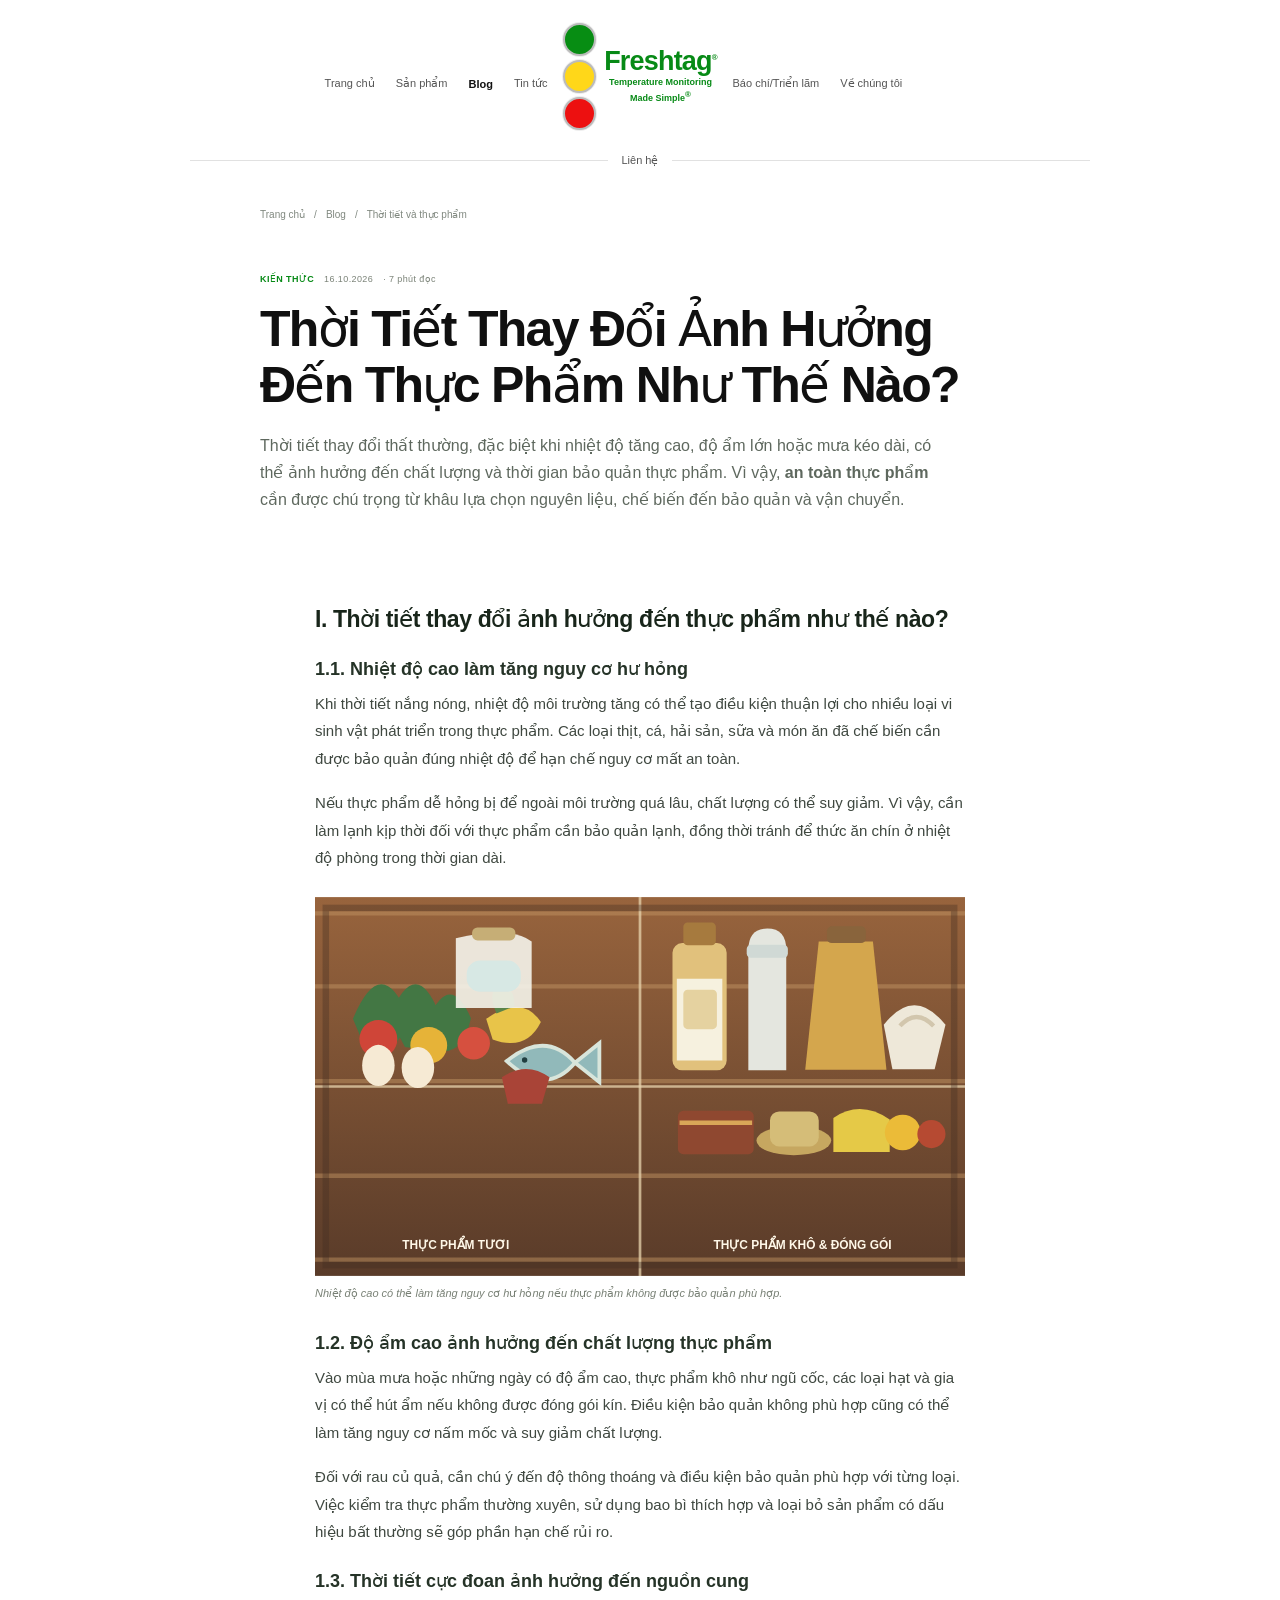
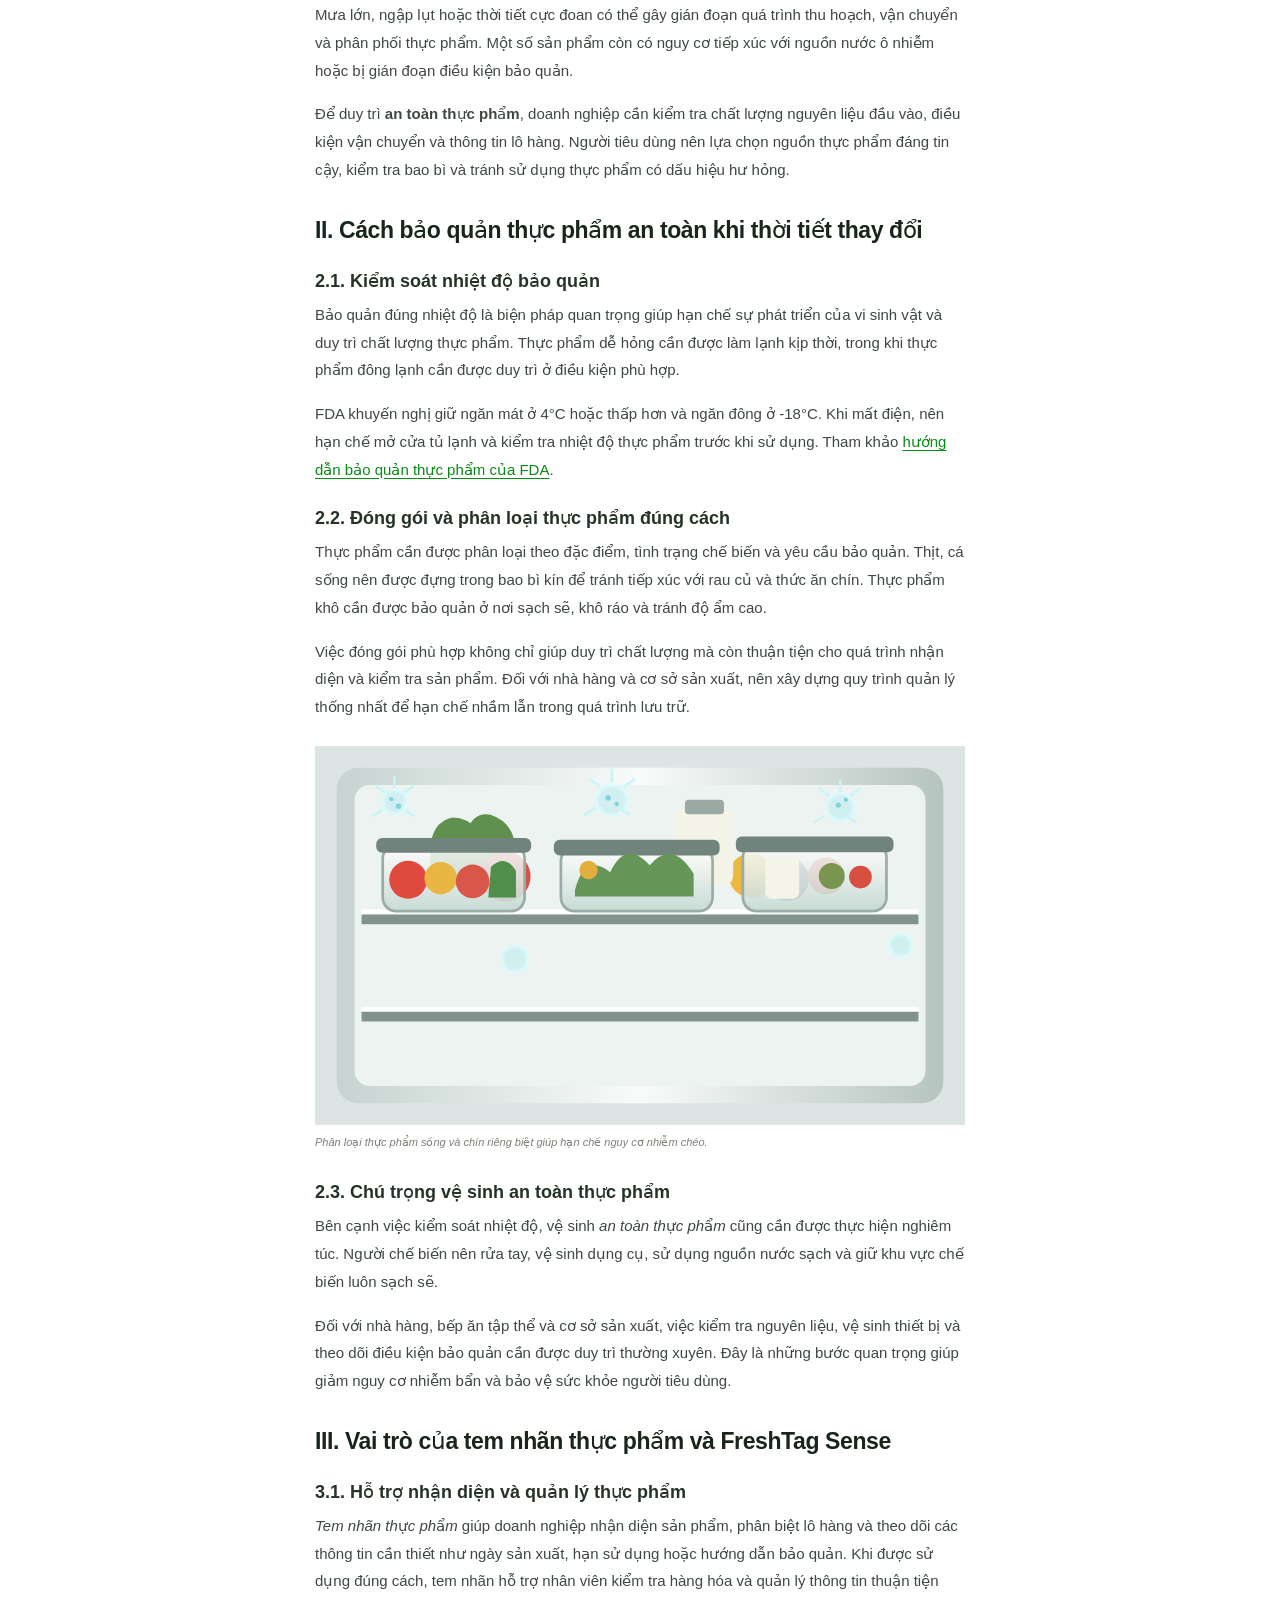
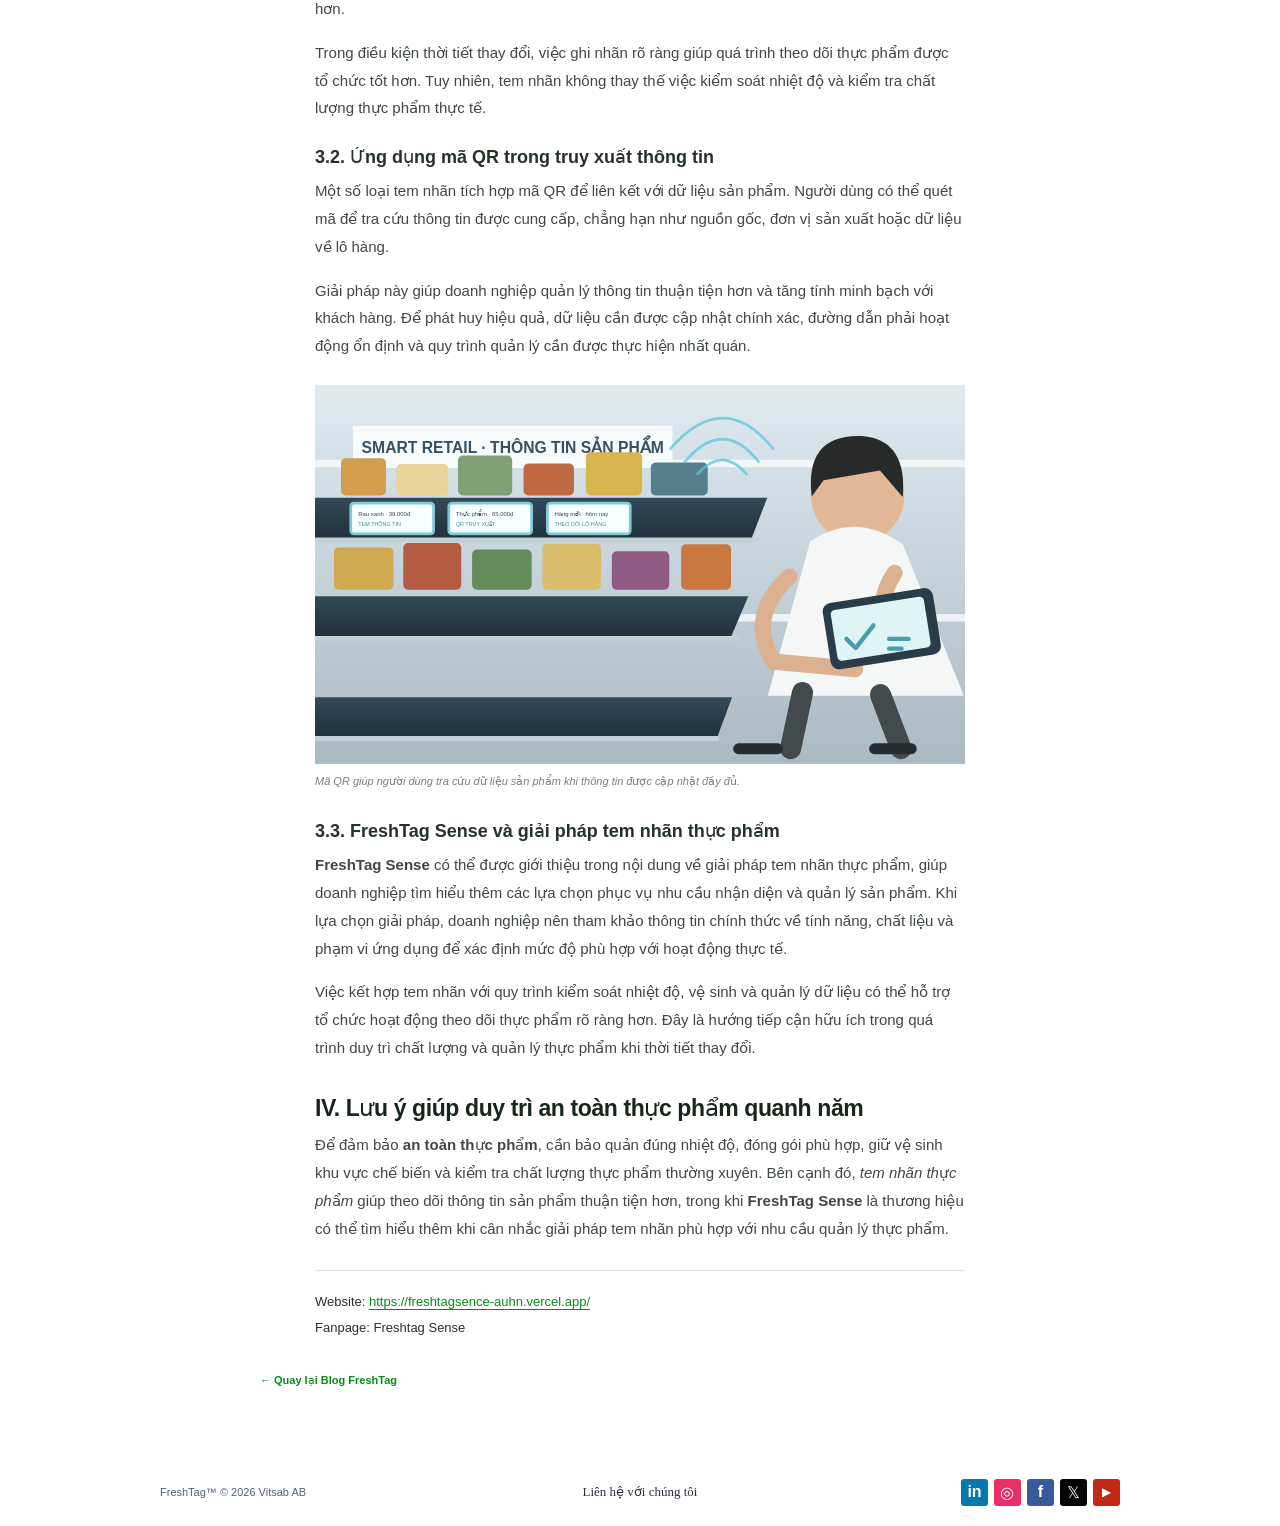
<file: bai-viet-thoi-tiet-thuc-pham.html>
<!doctype html>
<html lang="vi">
<head>
  <meta charset="utf-8">
  <meta name="viewport" content="width=device-width, initial-scale=1">
  <meta name="theme-color" content="#ffffff">
  <meta name="description" content="Thời tiết nóng, độ ẩm cao và mưa lũ có thể ảnh hưởng đến chất lượng, việc bảo quản và nguồn cung thực phẩm. Tìm hiểu cách bảo quản phù hợp và vai trò của tem nhãn.">
  <meta name="robots" content="index,follow">
  <link rel="canonical" href="https://freshtag.vn/bai-viet-thoi-tiet-thuc-pham.html">
  <meta property="og:type" content="article">
  <meta property="og:title" content="Thời Tiết Thay Đổi Ảnh Hưởng Đến Thực Phẩm Như Thế Nào?">
  <meta property="og:description" content="Tìm hiểu tác động của nhiệt độ, độ ẩm và thời tiết cực đoan đến thực phẩm cùng cách bảo quản phù hợp.">
  <meta property="og:image" content="https://freshtag.vn/image/thoi-tiet-anh-huong-thuc-pham.svg">
  <meta property="og:url" content="https://freshtag.vn/bai-viet-thoi-tiet-thuc-pham.html">
  <title>Thời Tiết Thay Đổi Ảnh Hưởng Đến Thực Phẩm Như Thế Nào? | FreshTag</title>
  <link rel="preconnect" href="https://fonts.googleapis.com">
  <link rel="preconnect" href="https://fonts.gstatic.com" crossorigin>
  <link rel="stylesheet" href="style.css">
  <script src="script.js" defer></script>
  <script type="application/ld+json">{"@context":"https://schema.org","@type":"BlogPosting","headline":"Thời Tiết Thay Đổi Ảnh Hưởng Đến Thực Phẩm Như Thế Nào?","description":"Thời tiết nóng, độ ẩm cao và mưa lũ có thể ảnh hưởng đến chất lượng, việc bảo quản và nguồn cung thực phẩm.","image":["https://freshtag.vn/image/thoi-tiet-anh-huong-thuc-pham.svg","https://freshtag.vn/image/thuc-pham-do-am-nam-moc.svg","https://freshtag.vn/image/tem-nhan-truy-xuat-cua-hang.svg"],"datePublished":"2026-10-16","dateModified":"2026-10-16","inLanguage":"vi","mainEntityOfPage":{"@type":"WebPage","@id":"https://freshtag.vn/bai-viet-thoi-tiet-thuc-pham.html"},"author":{"@type":"Organization","name":"FreshTag Sense"},"publisher":{"@type":"Organization","name":"FreshTag | Vitsab AB","url":"https://freshtag.vn/"}}</script>
</head>
<body>
  <header class="site-header"><div class="header-main"><button class="menu-toggle" type="button" aria-label="Mở menu" aria-expanded="false"><span></span><span></span><span></span></button><nav class="nav-group nav-left" aria-label="Điều hướng chính"><a href="index.html">Trang chủ</a><a href="san-pham.html">Sản phẩm</a><a class="active" href="blog.html" aria-current="page">Blog</a><a href="index.html#gioi-thieu">Tin tức</a></nav><a class="brand" href="index.html" aria-label="FreshTag — trang chủ"><span class="stoplight" aria-hidden="true"><i></i><i></i><i></i></span><span class="brand-wording"><strong>Freshtag<sup>®</sup></strong><small>Temperature Monitoring<br>Made Simple<sup>®</sup></small></span></a><nav class="nav-group nav-right" aria-label="Thông tin"><a href="index.html#san-pham">Báo chí/Triển lãm</a><a href="index.html#gioi-thieu">Về chúng tôi</a></nav></div><div class="contact-row"><span></span><a href="mailto:hello@freshtag.vn">Liên hệ</a><span></span></div></header>
  <main class="page-content article-page">
    <nav class="breadcrumbs" aria-label="Điều hướng đường dẫn"><a href="index.html">Trang chủ</a><span>/</span><a href="blog.html">Blog</a><span>/</span><span>Thời tiết và thực phẩm</span></nav>
    <article>
      <header class="article-header"><p class="post-meta"><span>KIẾN THỨC</span><time datetime="2026-10-16">16.10.2026</time> · 7 phút đọc</p><h1>Thời Tiết Thay Đổi Ảnh Hưởng Đến Thực Phẩm Như Thế Nào?</h1><p class="article-intro">Thời tiết thay đổi thất thường, đặc biệt khi nhiệt độ tăng cao, độ ẩm lớn hoặc mưa kéo dài, có thể ảnh hưởng đến chất lượng và thời gian bảo quản thực phẩm. Vì vậy, <strong>an toàn thực phẩm</strong> cần được chú trọng từ khâu lựa chọn nguyên liệu, chế biến đến bảo quản và vận chuyển.</p></header>
      <div class="article-body">
        <h2>I. Thời tiết thay đổi ảnh hưởng đến thực phẩm như thế nào?</h2>
        <h3>1.1. Nhiệt độ cao làm tăng nguy cơ hư hỏng</h3>
        <p>Khi thời tiết nắng nóng, nhiệt độ môi trường tăng có thể tạo điều kiện thuận lợi cho nhiều loại vi sinh vật phát triển trong thực phẩm. Các loại thịt, cá, hải sản, sữa và món ăn đã chế biến cần được bảo quản đúng nhiệt độ để hạn chế nguy cơ mất an toàn.</p>
        <p>Nếu thực phẩm dễ hỏng bị để ngoài môi trường quá lâu, chất lượng có thể suy giảm. Vì vậy, cần làm lạnh kịp thời đối với thực phẩm cần bảo quản lạnh, đồng thời tránh để thức ăn chín ở nhiệt độ phòng trong thời gian dài.</p>
        <figure><img src="image/thoi-tiet-anh-huong-thuc-pham.svg" alt="Các nhóm thực phẩm tươi và thực phẩm khô được phân loại trên bàn"><figcaption>Nhiệt độ cao có thể làm tăng nguy cơ hư hỏng nếu thực phẩm không được bảo quản phù hợp.</figcaption></figure>
        <h3>1.2. Độ ẩm cao ảnh hưởng đến chất lượng thực phẩm</h3>
        <p>Vào mùa mưa hoặc những ngày có độ ẩm cao, thực phẩm khô như ngũ cốc, các loại hạt và gia vị có thể hút ẩm nếu không được đóng gói kín. Điều kiện bảo quản không phù hợp cũng có thể làm tăng nguy cơ nấm mốc và suy giảm chất lượng.</p>
        <p>Đối với rau củ quả, cần chú ý đến độ thông thoáng và điều kiện bảo quản phù hợp với từng loại. Việc kiểm tra thực phẩm thường xuyên, sử dụng bao bì thích hợp và loại bỏ sản phẩm có dấu hiệu bất thường sẽ góp phần hạn chế rủi ro.</p>
        <h3>1.3. Thời tiết cực đoan ảnh hưởng đến nguồn cung</h3>
        <p>Mưa lớn, ngập lụt hoặc thời tiết cực đoan có thể gây gián đoạn quá trình thu hoạch, vận chuyển và phân phối thực phẩm. Một số sản phẩm còn có nguy cơ tiếp xúc với nguồn nước ô nhiễm hoặc bị gián đoạn điều kiện bảo quản.</p>
        <p>Để duy trì <strong>an toàn thực phẩm</strong>, doanh nghiệp cần kiểm tra chất lượng nguyên liệu đầu vào, điều kiện vận chuyển và thông tin lô hàng. Người tiêu dùng nên lựa chọn nguồn thực phẩm đáng tin cậy, kiểm tra bao bì và tránh sử dụng thực phẩm có dấu hiệu hư hỏng.</p>

        <h2>II. Cách bảo quản thực phẩm an toàn khi thời tiết thay đổi</h2>
        <h3>2.1. Kiểm soát nhiệt độ bảo quản</h3>
        <p>Bảo quản đúng nhiệt độ là biện pháp quan trọng giúp hạn chế sự phát triển của vi sinh vật và duy trì chất lượng thực phẩm. Thực phẩm dễ hỏng cần được làm lạnh kịp thời, trong khi thực phẩm đông lạnh cần được duy trì ở điều kiện phù hợp.</p>
        <p>FDA khuyến nghị giữ ngăn mát ở 4°C hoặc thấp hơn và ngăn đông ở -18°C. Khi mất điện, nên hạn chế mở cửa tủ lạnh và kiểm tra nhiệt độ thực phẩm trước khi sử dụng. Tham khảo <a href="https://www.fda.gov/consumers/consumer-updates/are-you-storing-food-safely" target="_blank" rel="noopener noreferrer">hướng dẫn bảo quản thực phẩm của FDA</a>.</p>
        <h3>2.2. Đóng gói và phân loại thực phẩm đúng cách</h3>
        <p>Thực phẩm cần được phân loại theo đặc điểm, tình trạng chế biến và yêu cầu bảo quản. Thịt, cá sống nên được đựng trong bao bì kín để tránh tiếp xúc với rau củ và thức ăn chín. Thực phẩm khô cần được bảo quản ở nơi sạch sẽ, khô ráo và tránh độ ẩm cao.</p>
        <p>Việc đóng gói phù hợp không chỉ giúp duy trì chất lượng mà còn thuận tiện cho quá trình nhận diện và kiểm tra sản phẩm. Đối với nhà hàng và cơ sở sản xuất, nên xây dựng quy trình quản lý thống nhất để hạn chế nhầm lẫn trong quá trình lưu trữ.</p>
        <figure><img src="image/thuc-pham-do-am-nam-moc.svg" alt="Các hộp thực phẩm được đóng kín và phân loại riêng trong tủ lạnh"><figcaption>Phân loại thực phẩm sống và chín riêng biệt giúp hạn chế nguy cơ nhiễm chéo.</figcaption></figure>
        <h3>2.3. Chú trọng vệ sinh an toàn thực phẩm</h3>
        <p>Bên cạnh việc kiểm soát nhiệt độ, vệ sinh <em>an toàn thực phẩm</em> cũng cần được thực hiện nghiêm túc. Người chế biến nên rửa tay, vệ sinh dụng cụ, sử dụng nguồn nước sạch và giữ khu vực chế biến luôn sạch sẽ.</p>
        <p>Đối với nhà hàng, bếp ăn tập thể và cơ sở sản xuất, việc kiểm tra nguyên liệu, vệ sinh thiết bị và theo dõi điều kiện bảo quản cần được duy trì thường xuyên. Đây là những bước quan trọng giúp giảm nguy cơ nhiễm bẩn và bảo vệ sức khỏe người tiêu dùng.</p>

        <h2>III. Vai trò của tem nhãn thực phẩm và FreshTag Sense</h2>
        <h3>3.1. Hỗ trợ nhận diện và quản lý thực phẩm</h3>
        <p><em>Tem nhãn thực phẩm</em> giúp doanh nghiệp nhận diện sản phẩm, phân biệt lô hàng và theo dõi các thông tin cần thiết như ngày sản xuất, hạn sử dụng hoặc hướng dẫn bảo quản. Khi được sử dụng đúng cách, tem nhãn hỗ trợ nhân viên kiểm tra hàng hóa và quản lý thông tin thuận tiện hơn.</p>
        <p>Trong điều kiện thời tiết thay đổi, việc ghi nhãn rõ ràng giúp quá trình theo dõi thực phẩm được tổ chức tốt hơn. Tuy nhiên, tem nhãn không thay thế việc kiểm soát nhiệt độ và kiểm tra chất lượng thực phẩm thực tế.</p>
        <h3>3.2. Ứng dụng mã QR trong truy xuất thông tin</h3>
        <p>Một số loại tem nhãn tích hợp mã QR để liên kết với dữ liệu sản phẩm. Người dùng có thể quét mã để tra cứu thông tin được cung cấp, chẳng hạn như nguồn gốc, đơn vị sản xuất hoặc dữ liệu về lô hàng.</p>
        <p>Giải pháp này giúp doanh nghiệp quản lý thông tin thuận tiện hơn và tăng tính minh bạch với khách hàng. Để phát huy hiệu quả, dữ liệu cần được cập nhật chính xác, đường dẫn phải hoạt động ổn định và quy trình quản lý cần được thực hiện nhất quán.</p>
        <figure><img src="image/tem-nhan-truy-xuat-cua-hang.svg" alt="Nhân viên cửa hàng kiểm tra thông tin sản phẩm trên máy tính bảng"><figcaption>Mã QR giúp người dùng tra cứu dữ liệu sản phẩm khi thông tin được cập nhật đầy đủ.</figcaption></figure>
        <h3>3.3. FreshTag Sense và giải pháp tem nhãn thực phẩm</h3>
        <p><strong>FreshTag Sense</strong> có thể được giới thiệu trong nội dung về giải pháp tem nhãn thực phẩm, giúp doanh nghiệp tìm hiểu thêm các lựa chọn phục vụ nhu cầu nhận diện và quản lý sản phẩm. Khi lựa chọn giải pháp, doanh nghiệp nên tham khảo thông tin chính thức về tính năng, chất liệu và phạm vi ứng dụng để xác định mức độ phù hợp với hoạt động thực tế.</p>
        <p>Việc kết hợp tem nhãn với quy trình kiểm soát nhiệt độ, vệ sinh và quản lý dữ liệu có thể hỗ trợ tổ chức hoạt động theo dõi thực phẩm rõ ràng hơn. Đây là hướng tiếp cận hữu ích trong quá trình duy trì chất lượng và quản lý thực phẩm khi thời tiết thay đổi.</p>

        <h2>IV. Lưu ý giúp duy trì an toàn thực phẩm quanh năm</h2>
        <p>Để đảm bảo <strong>an toàn thực phẩm</strong>, cần bảo quản đúng nhiệt độ, đóng gói phù hợp, giữ vệ sinh khu vực chế biến và kiểm tra chất lượng thực phẩm thường xuyên. Bên cạnh đó, <em>tem nhãn thực phẩm</em> giúp theo dõi thông tin sản phẩm thuận tiện hơn, trong khi <strong>FreshTag Sense</strong> là thương hiệu có thể tìm hiểu thêm khi cân nhắc giải pháp tem nhãn phù hợp với nhu cầu quản lý thực phẩm.</p>
        <div class="article-brand">Website: <a href="https://freshtagsence-auhn.vercel.app/" target="_blank" rel="noopener noreferrer">https://freshtagsence-auhn.vercel.app/</a><br>Fanpage: Freshtag Sense</div>
      </div>
    </article>
    <a class="text-link article-back" href="blog.html">← Quay lại Blog FreshTag</a>
  </main>
  <footer class="site-footer"><span>FreshTag™ © <span data-current-year>2026</span> Vitsab AB</span><a class="footer-contact" href="mailto:hello@freshtag.vn">Liên hệ với chúng tôi</a><nav class="social-links" aria-label="Mạng xã hội"><a class="social linkedin" href="https://www.linkedin.com/" aria-label="LinkedIn">in</a><a class="social instagram" href="https://www.instagram.com/" aria-label="Instagram">◎</a><a class="social facebook" href="https://www.facebook.com/" aria-label="Facebook">f</a><a class="social x-social" href="https://x.com/" aria-label="X">𝕏</a><a class="social youtube" href="https://www.youtube.com/" aria-label="YouTube">▶</a></nav></footer>
</body>
</html>
</file>
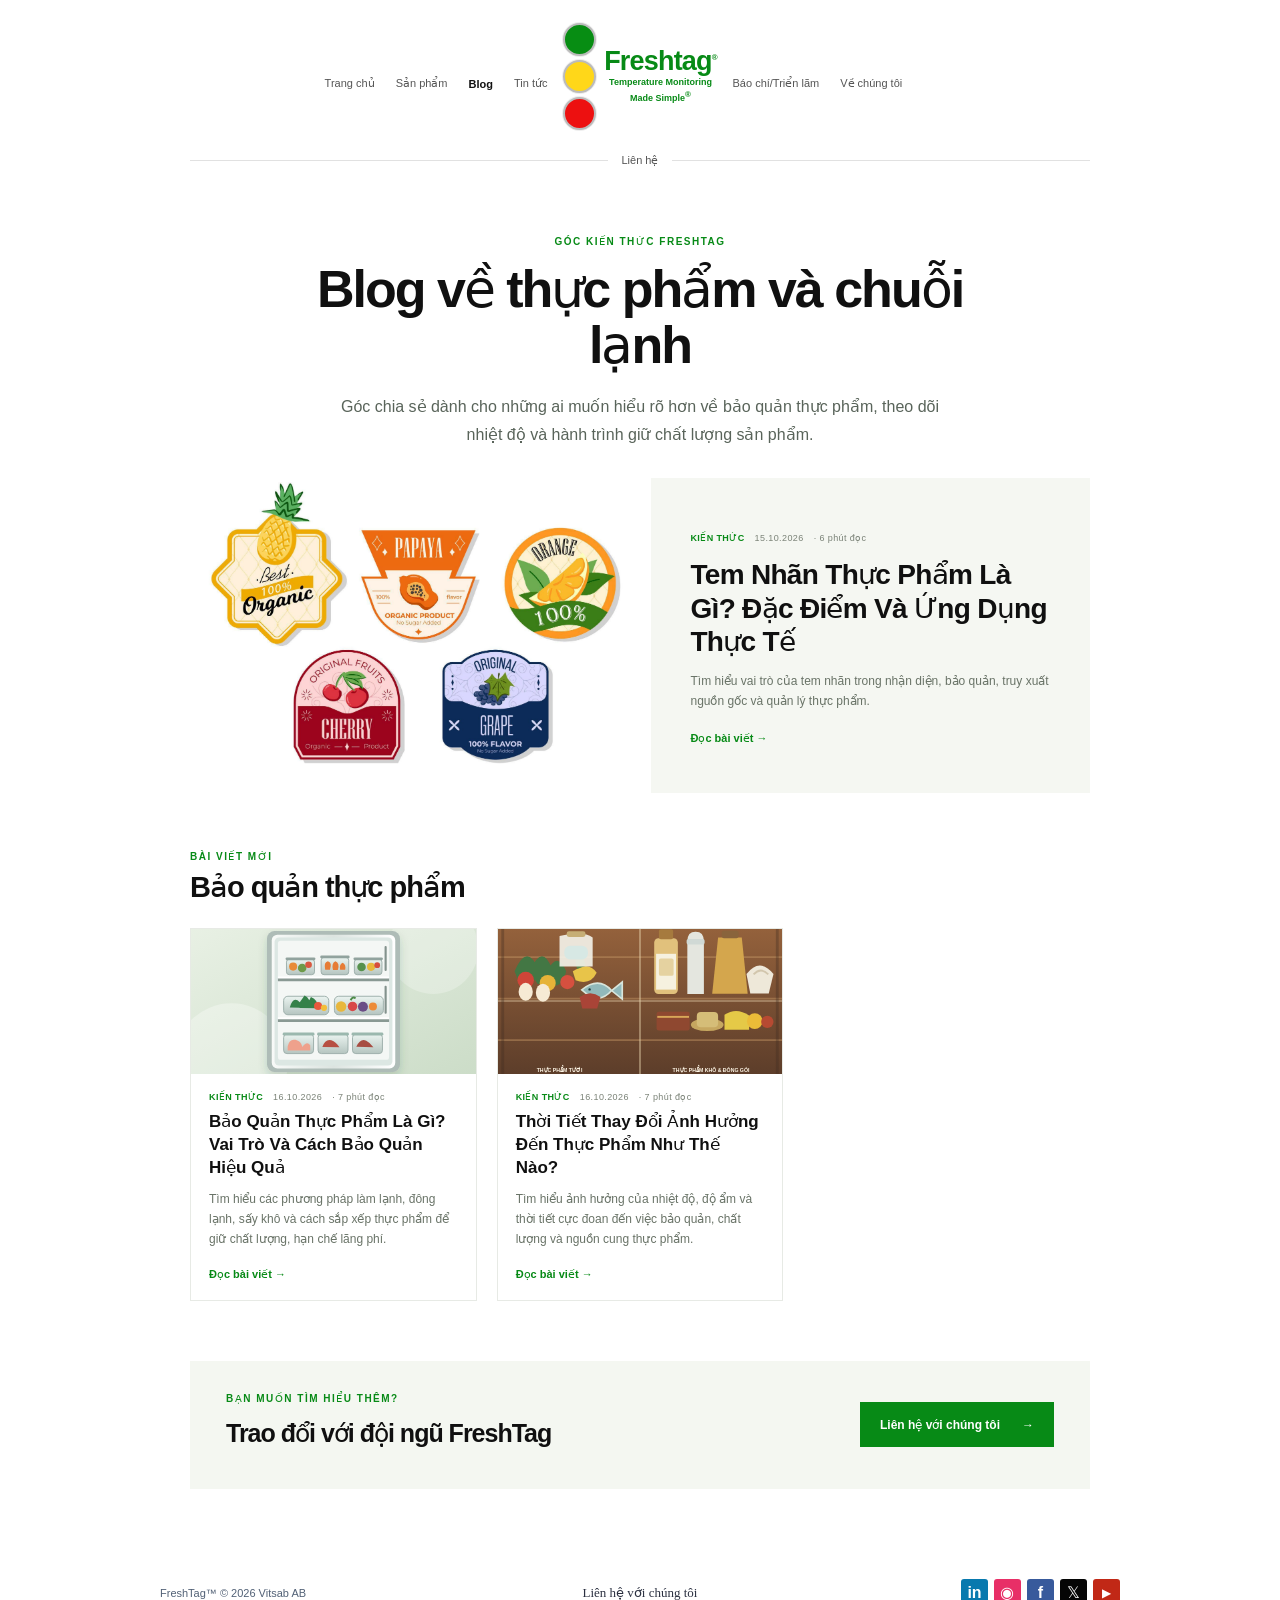
<file: blog.html>
<!doctype html>
<html lang="vi">
<head>
  <meta charset="utf-8">
  <meta name="viewport" content="width=device-width, initial-scale=1">
  <meta name="theme-color" content="#ffffff">
  <meta name="description" content="Tìm hiểu tem nhãn thực phẩm là gì, đặc điểm, ứng dụng trong nhà hàng và nông sản, cùng lợi ích quản lý và lưu ý khi lựa chọn tem.">
  <meta name="robots" content="index,follow">
  <link rel="canonical" href="https://freshtag.vn/blog.html">
  <meta property="og:type" content="website">
  <meta property="og:title" content="Blog FreshTag | Kiến thức tem nhãn thực phẩm">
  <meta property="og:description" content="Góc chia sẻ kiến thức về tem nhãn thực phẩm, bảo quản và quản lý thực phẩm.">
  <meta property="og:url" content="https://freshtag.vn/blog.html">
  <title>Blog FreshTag | Kiến thức tem nhãn thực phẩm</title>
  <link rel="preconnect" href="https://fonts.googleapis.com">
  <link rel="preconnect" href="https://fonts.gstatic.com" crossorigin>
  <link rel="stylesheet" href="style.css">
  <script src="script.js" defer></script>
  <script type="application/ld+json">{"@context":"https://schema.org","@type":"Blog","name":"Blog FreshTag","url":"https://freshtag.vn/blog.html","inLanguage":"vi","description":"Kiến thức về tem nhãn thực phẩm, bảo quản và quản lý thực phẩm.","publisher":{"@type":"Organization","name":"FreshTag | Vitsab AB","url":"https://freshtag.vn/"}}</script>
</head>
<body>
  <header class="site-header">
    <div class="header-main">
      <button class="menu-toggle" type="button" aria-label="Mở menu" aria-expanded="false"><span></span><span></span><span></span></button>
      <nav class="nav-group nav-left" aria-label="Điều hướng chính"><a href="index.html">Trang chủ</a><a href="san-pham.html">Sản phẩm</a><a class="active" href="blog.html" aria-current="page">Blog</a><a href="index.html#gioi-thieu">Tin tức</a></nav>
      <a class="brand" href="index.html" aria-label="FreshTag — trang chủ"><span class="stoplight" aria-hidden="true"><i></i><i></i><i></i></span><span class="brand-wording"><strong>Freshtag<sup>®</sup></strong><small>Temperature Monitoring<br>Made Simple<sup>®</sup></small></span></a>
      <nav class="nav-group nav-right" aria-label="Thông tin"><a href="index.html#san-pham">Báo chí/Triển lãm</a><a href="index.html#gioi-thieu">Về chúng tôi</a></nav>
    </div>
    <div class="contact-row"><span></span><a href="mailto:hello@freshtag.vn">Liên hệ</a><span></span></div>
  </header>
  <main class="page-content blog-page">
    <section class="blog-heading"><p class="eyebrow">GÓC KIẾN THỨC FRESHTAG</p><h1>Blog về thực phẩm và chuỗi lạnh</h1><p class="lead">Góc chia sẻ dành cho những ai muốn hiểu rõ hơn về bảo quản thực phẩm, theo dõi nhiệt độ và hành trình giữ chất lượng sản phẩm.</p></section>
    <section class="featured-post" aria-labelledby="featured-title">
      <a class="featured-art featured-art-image" href="bai-viet-tem-nhan-thuc-pham.html" aria-label="Đọc bài viết về tem nhãn thực phẩm"><img src="image/tem-nhan-thuc-pham.png" alt="Các mẫu tem nhãn trái cây với nhiều kiểu dáng và màu sắc" loading="lazy"></a>
      <div class="featured-copy"><p class="post-meta"><span>KIẾN THỨC</span><time datetime="2026-10-15">15.10.2026</time> · 6 phút đọc</p><h2 id="featured-title"><a href="bai-viet-tem-nhan-thuc-pham.html">Tem Nhãn Thực Phẩm Là Gì? Đặc Điểm Và Ứng Dụng Thực Tế</a></h2><p>Tìm hiểu vai trò của tem nhãn trong nhận diện, bảo quản, truy xuất nguồn gốc và quản lý thực phẩm.</p><a class="text-link" href="bai-viet-tem-nhan-thuc-pham.html">Đọc bài viết <span aria-hidden="true">→</span></a></div>
    </section>
    <section class="blog-list-section" aria-labelledby="blog-list-title"><div class="section-heading"><div><p class="eyebrow">BÀI VIẾT MỚI</p><h2 id="blog-list-title">Bảo quản thực phẩm</h2></div></div><div class="post-grid"><article class="post-card"><a class="post-art post-art-image" href="bai-viet-bao-quan-thuc-pham.html" aria-label="Đọc bài viết về bảo quản thực phẩm"><img src="image/bao-quan-thuc-pham.svg" alt="Minh họa thực phẩm tươi được sắp xếp trong tủ lạnh" loading="lazy"></a><div class="post-card-copy"><p class="post-meta"><span>KIẾN THỨC</span><time datetime="2026-10-16">16.10.2026</time> · 7 phút đọc</p><h3><a href="bai-viet-bao-quan-thuc-pham.html">Bảo Quản Thực Phẩm Là Gì? Vai Trò Và Cách Bảo Quản Hiệu Quả</a></h3><p>Tìm hiểu các phương pháp làm lạnh, đông lạnh, sấy khô và cách sắp xếp thực phẩm để giữ chất lượng, hạn chế lãng phí.</p><a class="text-link" href="bai-viet-bao-quan-thuc-pham.html">Đọc bài viết <span aria-hidden="true">→</span></a></div></article><article class="post-card"><a class="post-art post-art-image" href="bai-viet-thoi-tiet-thuc-pham.html" aria-label="Đọc bài viết về thời tiết ảnh hưởng đến thực phẩm"><img src="image/thoi-tiet-anh-huong-thuc-pham.svg" alt="Các nhóm thực phẩm được phân loại trên bàn gỗ" loading="lazy"></a><div class="post-card-copy"><p class="post-meta"><span>KIẾN THỨC</span><time datetime="2026-10-16">16.10.2026</time> · 7 phút đọc</p><h3><a href="bai-viet-thoi-tiet-thuc-pham.html">Thời Tiết Thay Đổi Ảnh Hưởng Đến Thực Phẩm Như Thế Nào?</a></h3><p>Tìm hiểu ảnh hưởng của nhiệt độ, độ ẩm và thời tiết cực đoan đến việc bảo quản, chất lượng và nguồn cung thực phẩm.</p><a class="text-link" href="bai-viet-thoi-tiet-thuc-pham.html">Đọc bài viết <span aria-hidden="true">→</span></a></div></article></div></section>
    <section class="blog-cta"><div><p class="eyebrow">BẠN MUỐN TÌM HIỂU THÊM?</p><h2>Trao đổi với đội ngũ FreshTag</h2></div><a class="button-link" href="mailto:hello@freshtag.vn">Liên hệ với chúng tôi <span aria-hidden="true">→</span></a></section>
  </main>
  <footer class="site-footer"><span>FreshTag™ © <span data-current-year>2026</span> Vitsab AB</span><a class="footer-contact" href="mailto:hello@freshtag.vn">Liên hệ với chúng tôi</a><nav class="social-links" aria-label="Mạng xã hội"><a class="social linkedin" href="https://www.linkedin.com/" aria-label="LinkedIn">in</a><a class="social instagram" href="https://www.instagram.com/" aria-label="Instagram">◉</a><a class="social facebook" href="https://www.facebook.com/" aria-label="Facebook">f</a><a class="social x-social" href="https://x.com/" aria-label="X">𝕏</a><a class="social youtube" href="https://www.youtube.com/" aria-label="YouTube">▶</a></nav></footer>
</body>
</html>
</file>
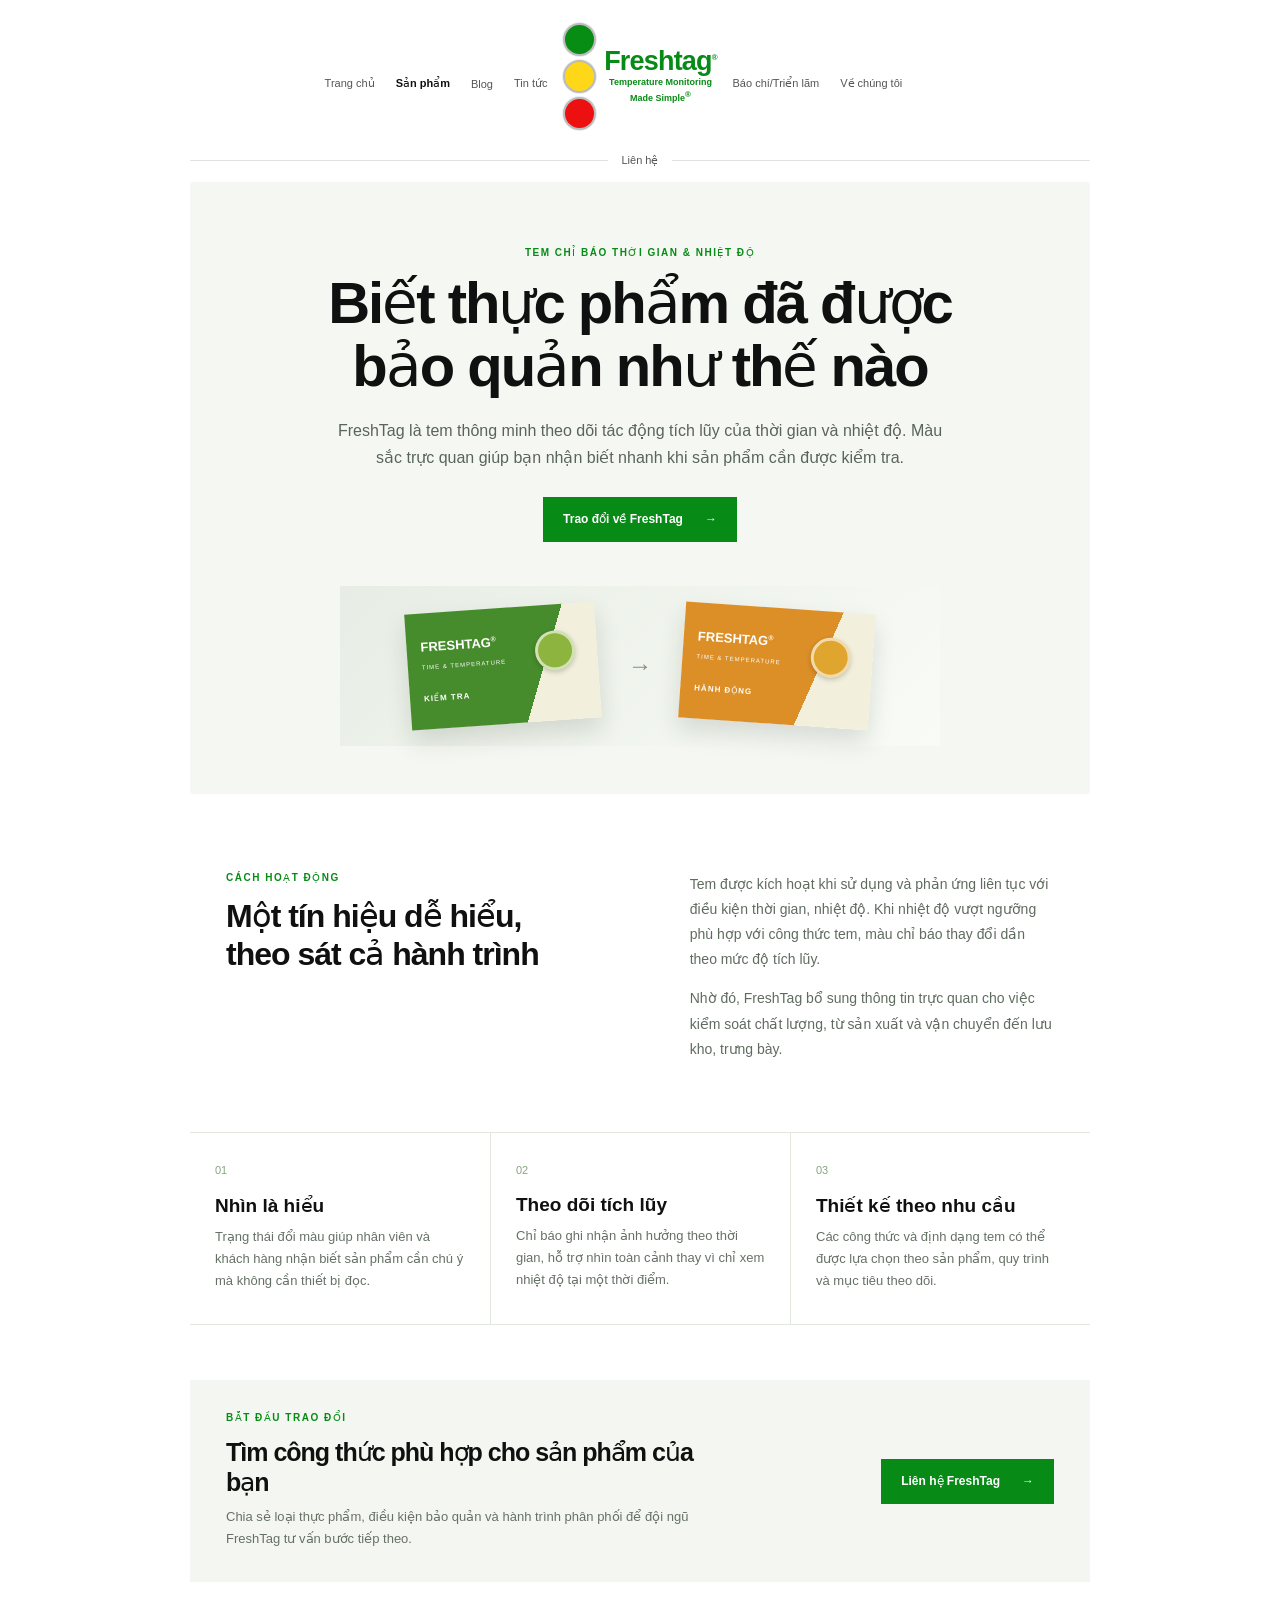
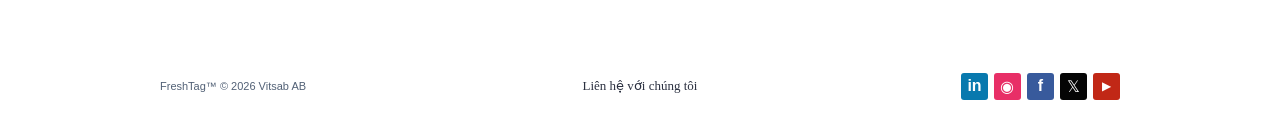
<file: san-pham.html>
<!doctype html>
<html lang="vi">
<head>
  <meta charset="utf-8">
  <meta name="viewport" content="width=device-width, initial-scale=1">
  <meta name="theme-color" content="#ffffff">
  <meta name="description" content="Tìm hiểu tem FreshTag: giải pháp chỉ báo thời gian và nhiệt độ tích lũy giúp theo dõi độ tươi, kiểm soát chuỗi lạnh và giảm lãng phí thực phẩm.">
  <meta name="robots" content="index,follow">
  <link rel="canonical" href="https://freshtag.vn/san-pham.html">
  <title>Tem thực phẩm thông minh FreshTag | Theo dõi thời gian và nhiệt độ</title>
  <link rel="preconnect" href="https://fonts.googleapis.com">
  <link rel="preconnect" href="https://fonts.gstatic.com" crossorigin>
  <link rel="stylesheet" href="style.css">
  <script src="script.js" defer></script>
  <script type="application/ld+json">{"@context":"https://schema.org","@type":"Product","name":"Tem chỉ báo thời gian và nhiệt độ FreshTag","brand":{"@type":"Brand","name":"FreshTag"},"description":"Tem chỉ báo thời gian và nhiệt độ tích lũy, đổi màu trực quan để hỗ trợ theo dõi thực phẩm và chuỗi lạnh.","category":"Tem theo dõi nhiệt độ thực phẩm"}</script>
</head>
<body>
  <header class="site-header">
    <div class="header-main">
      <button class="menu-toggle" type="button" aria-label="Mở menu" aria-expanded="false"><span></span><span></span><span></span></button>
      <nav class="nav-group nav-left" aria-label="Điều hướng chính">
        <a href="index.html">Trang chủ</a><a class="active" href="san-pham.html" aria-current="page">Sản phẩm</a><a href="blog.html">Blog</a><a href="index.html#gioi-thieu">Tin tức</a>
      </nav>
      <a class="brand" href="index.html" aria-label="FreshTag — trang chủ"><span class="stoplight" aria-hidden="true"><i></i><i></i><i></i></span><span class="brand-wording"><strong>Freshtag<sup>®</sup></strong><small>Temperature Monitoring<br>Made Simple<sup>®</sup></small></span></a>
      <nav class="nav-group nav-right" aria-label="Thông tin"><a href="index.html#san-pham">Báo chí/Triển lãm</a><a href="index.html#gioi-thieu">Về chúng tôi</a></nav>
    </div>
    <div class="contact-row"><span></span><a href="mailto:hello@freshtag.vn">Liên hệ</a><span></span></div>
  </header>
  <main class="page-content product-page">
    <section class="product-hero">
      <p class="eyebrow">TEM CHỈ BÁO THỜI GIAN &amp; NHIỆT ĐỘ</p>
      <h1>Biết thực phẩm đã được bảo quản như thế nào</h1>
      <p class="lead">FreshTag là tem thông minh theo dõi tác động tích lũy của thời gian và nhiệt độ. Màu sắc trực quan giúp bạn nhận biết nhanh khi sản phẩm cần được kiểm tra.</p>
      <a class="button-link" href="mailto:hello@freshtag.vn?subject=T%C6%B0%20v%E1%BA%A5n%20tem%20FreshTag">Trao đổi về FreshTag <span aria-hidden="true">→</span></a>
      <div class="product-visual" role="img" aria-label="Minh họa tem FreshTag chuyển trạng thái từ xanh sang vàng và đỏ"><div class="visual-label"><b>FRESHTAG<sup>®</sup></b><span>TIME &amp; TEMPERATURE</span><i class="visual-dot"></i><strong>KIỂM TRA</strong></div><div class="visual-arrow">→</div><div class="visual-label visual-warn"><b>FRESHTAG<sup>®</sup></b><span>TIME &amp; TEMPERATURE</span><i class="visual-dot"></i><strong>HÀNH ĐỘNG</strong></div></div>
    </section>
    <section class="product-section">
      <div><p class="eyebrow">CÁCH HOẠT ĐỘNG</p><h2>Một tín hiệu dễ hiểu, theo sát cả hành trình</h2></div>
      <div class="product-copy"><p>Tem được kích hoạt khi sử dụng và phản ứng liên tục với điều kiện thời gian, nhiệt độ. Khi nhiệt độ vượt ngưỡng phù hợp với công thức tem, màu chỉ báo thay đổi dần theo mức độ tích lũy.</p><p>Nhờ đó, FreshTag bổ sung thông tin trực quan cho việc kiểm soát chất lượng, từ sản xuất và vận chuyển đến lưu kho, trưng bày.</p></div>
    </section>
    <section class="benefit-grid" aria-label="Lợi ích của FreshTag">
      <article><span class="benefit-number">01</span><h3>Nhìn là hiểu</h3><p>Trạng thái đổi màu giúp nhân viên và khách hàng nhận biết sản phẩm cần chú ý mà không cần thiết bị đọc.</p></article>
      <article><span class="benefit-number">02</span><h3>Theo dõi tích lũy</h3><p>Chỉ báo ghi nhận ảnh hưởng theo thời gian, hỗ trợ nhìn toàn cảnh thay vì chỉ xem nhiệt độ tại một thời điểm.</p></article>
      <article><span class="benefit-number">03</span><h3>Thiết kế theo nhu cầu</h3><p>Các công thức và định dạng tem có thể được lựa chọn theo sản phẩm, quy trình và mục tiêu theo dõi.</p></article>
    </section>
    <section class="product-cta"><div><p class="eyebrow">BẮT ĐẦU TRAO ĐỔI</p><h2>Tìm công thức phù hợp cho sản phẩm của bạn</h2><p>Chia sẻ loại thực phẩm, điều kiện bảo quản và hành trình phân phối để đội ngũ FreshTag tư vấn bước tiếp theo.</p></div><a class="button-link" href="mailto:hello@freshtag.vn?subject=T%C6%B0%20v%E1%BA%A5n%20FreshTag">Liên hệ FreshTag <span aria-hidden="true">→</span></a></section>
  </main>
  <footer class="site-footer"><span>FreshTag™ © <span data-current-year>2026</span> Vitsab AB</span><a class="footer-contact" href="mailto:hello@freshtag.vn">Liên hệ với chúng tôi</a><nav class="social-links" aria-label="Mạng xã hội"><a class="social linkedin" href="https://www.linkedin.com/" aria-label="LinkedIn">in</a><a class="social instagram" href="https://www.instagram.com/" aria-label="Instagram">◉</a><a class="social facebook" href="https://www.facebook.com/" aria-label="Facebook">f</a><a class="social x-social" href="https://x.com/" aria-label="X">𝕏</a><a class="social youtube" href="https://www.youtube.com/" aria-label="YouTube">▶</a></nav></footer>
</body>
</html>
</file>
<file: style.css>
:root {
  font-family: Roboto, Arial, sans-serif;
  color: #101010;
  background: #fff;
  font-synthesis: none;
  text-rendering: optimizeLegibility;
  -webkit-font-smoothing: antialiased;
  --green: #078a16;
  --gray: #d9d9d9;
}

* { box-sizing: border-box; }
html { scroll-behavior: smooth; }
body { margin: 0; min-width: 320px; min-height: 100vh; display: flex; flex-direction: column; background: #fff; }
a { color: inherit; text-decoration: none; }
.site-header { width: min(900px, calc(100% - 36px)); margin: 14px auto 0; }
.header-main { min-height: 124px; display: grid; grid-template-columns: 1fr 185px 1fr; align-items: center; position: relative; }
.nav-group { display: flex; align-items: center; justify-content: flex-end; gap: 21px; padding-top: 15px; white-space: nowrap; }
.nav-right { justify-content: flex-start; }
.nav-group a { font-size: 11px; color: #555; }
.nav-group a.active { color: #111; font-weight: 700; }
.nav-group a:hover, .contact-row a:hover, .footer-contact:hover { color: var(--green); }
.chevron { margin-left: 3px; color: #777; }
.brand { min-height: 114px; display: flex; align-items: center; justify-content: center; gap: 8px; color: var(--green); }
.stoplight { display: flex; flex-direction: column; gap: 4px; }
.stoplight i { width: 33px; height: 33px; display: block; border: 2px solid #bbb; border-radius: 50%; background: #078d13; box-shadow: 0 0 0 1px #eee; }
.stoplight i:nth-child(2) { background: #ffd719; }
.stoplight i:nth-child(3) { background: #ed1010; }
.brand-wording { display: flex; flex-direction: column; text-align: center; }
.brand-wording strong { font-size: 27px; line-height: 1.05; letter-spacing: -.8px; }
.brand-wording sup { font-size: 8px; vertical-align: super; }
.brand-wording small { font-size: 9px; line-height: 1.45; font-weight: 700; }
.contact-row { height: 44px; display: grid; grid-template-columns: 1fr auto 1fr; align-items: center; gap: 14px; }
.contact-row span { height: 1px; background: #e1e1e1; }
.contact-row a { font-size: 11px; color: #555; }
.menu-toggle { display: none; }
.page-content { width: min(900px, calc(100% - 36px)); margin: 0 auto; }
.hero-stage { margin: 16px 0 30px; }
.hero-image { display: block; width: 100%; height: auto; }
.work-illustration { align-self: end; }
.work-illustration svg { display: block; width: 100%; max-height: 220px; }
.hero-title { margin: 0; font-size: 40px; line-height: 1.24; letter-spacing: -1.7px; font-weight: 700; }
.label-sequence { display: flex; align-items: flex-start; justify-content: space-between; gap: 6px; }
.state-card { flex: 1 1 0; min-width: 0; text-align: center; position: relative; }
.mini-label { width: 100%; height: 82px; position: relative; overflow: hidden; display: grid; grid-template-columns: 1fr 31px; grid-template-rows: auto auto 1fr; padding: 7px 5px; text-align: left; background: linear-gradient(90deg,#eff0ed,#fff 68%,#e8e8e6); border: 1px solid #e3e3e3; border-radius: 7px; box-shadow: 0 1px 2px #00000010; }
.mini-label:before { content: ""; position: absolute; top: 0; left: 0; bottom: 0; width: 50%; background: linear-gradient(#85b93a 0 49%,#f56826 49% 100%); }
.mini-label>b,.mini-label>small,.mini-label>.state-dot,.mini-label>.warning { position: relative; z-index: 1; grid-column: 1; margin-left: 4px; }
.mini-label>b { color: #fff; font-size: 8px; line-height: 9px; }
.mini-label>b sup { font-size: 5px; }
.mini-label>small { color: #fff; font-size: 5px; line-height: 7px; }
.state-dot { justify-self: center; align-self: center; width: 30px; height: 30px; border-radius: 50%; grid-row: 2 / 4; grid-column: 1 !important; margin: 0 !important; border: 1px solid #fff9; box-shadow: 0 1px 3px #0003; }
.dot-white { background: #f9f7da; }.dot-green { background: #74a92d; }.dot-red { background: #e83d21; }
.mini-label>.warning { align-self: end; font-size: 4px; line-height: 5px; color: #fff; }
.mini-label>strong { position: absolute; right: 4px; top: 34px; font-size: 8px; }
.mini-label>.label-code { position: absolute; right: 4px; top: 48px; color: #6e6e6e; }
.state-name { display: block; margin-top: 4px; font-size: 12px; white-space: nowrap; }
.state-count { display: inline-grid; place-items: center; margin-top: 8px; width: 17px; height: 17px; border-radius: 50%; color: #fff; font-size: 9px; }
.count-green { background: #aecb60; }.count-yellow { background: #8ebd3d; }.count-red { background: #f1533e; }
.state-arrow { align-self: flex-end; margin: 0 -3px 5px; font-size: 16px; }
.arrow-green { color: #a8c95c; }.arrow-red { color: #f16349; }
.video-intro { display: grid; grid-template-columns: 1fr 1fr; align-items: center; gap: 8%; margin: 28px 0 58px; }
.video-frame { width: 100%; aspect-ratio: 16 / 9; background: #eee; }
.video-frame iframe { width: 100%; height: 100%; border: 0; display: block; }
.video-copy { color: #667183; text-align: center; font-size: 12px; line-height: 1.7; font-style: italic; }
.video-copy p { margin: 7px 0; }
.about-copy { font-size: 12px; line-height: 1.7; text-align: justify; margin: 0 0 100px; }
.about-copy p { margin: 0 0 12px; }
.site-footer { width: min(960px, calc(100% - 36px)); margin: auto auto 0; min-height: 68px; display: grid; grid-template-columns: 1fr 1fr 1fr; align-items: center; gap: 20px; color: #526176; font-size: 11px; }
.footer-contact { justify-self: center; font-family: Georgia, serif; font-size: 13px; color: #2b3040; }
.social-links { display: flex; justify-content: flex-end; gap: 6px; }
.social { width: 27px; height: 27px; display: grid; place-items: center; border-radius: 3px; color: #fff; font-size: 16px; font-weight: 700; }
.linkedin { background: #0879ae; }.instagram { background: #e82f67; }.facebook { background: #385a9c; }.x-social { background: #050505; }.youtube { background: #c12816; font-size: 12px; }

/* Product and editorial pages */
.product-page,.blog-page { padding-bottom: 70px; }
.product-hero { padding: 65px 7% 48px; text-align: center; background: #f5f8f2; border-radius: 4px; }
.eyebrow { margin: 0 0 14px; color: var(--green); font-size: 10px; font-weight: 700; letter-spacing: 1.5px; }
.product-hero h1,.blog-heading h1 { max-width: 690px; margin: 0 auto; font-size: clamp(35px, 6vw, 58px); line-height: 1.08; letter-spacing: -2px; }
.lead { max-width: 610px; margin: 20px auto 25px; color: #59645a; font-size: 16px; line-height: 1.7; }
.button-link { min-height: 45px; display: inline-flex; align-items: center; justify-content: center; gap: 22px; padding: 0 20px; background: var(--green); color: #fff; font-size: 12px; font-weight: 700; transition: background .2s, transform .2s; }
.button-link:hover { background: #066b12; transform: translateY(-1px); }
.product-visual { max-width: 600px; min-height: 160px; margin: 44px auto 0; padding: 20px; display: flex; align-items: center; justify-content: center; gap: 30px; background: linear-gradient(135deg,#e7ede4,#f9fbf7); }
.visual-label { width: 190px; min-height: 116px; padding: 14px; display: grid; grid-template-columns: 1fr 48px; align-content: center; color: #fff; text-align: left; background: linear-gradient(110deg,#468b2c 0 68%,#f2f0dd 68%); box-shadow: 0 12px 25px #15280c22; transform: rotate(-4deg); }
.visual-label>b { font-size: 13px; }.visual-label>b sup { font-size: 7px; }.visual-label>span { font-size: 6px; letter-spacing: 1px; }.visual-label>.visual-dot { grid-column: 2; grid-row: 1 / 3; align-self: center; width: 40px; height: 40px; border-radius: 50%; background: #8cb43e; border: 3px solid #ffffff99; box-shadow: 0 2px 5px #0003; }.visual-label>strong { grid-column: 1 / -1; margin-top: 15px; font-size: 8px; letter-spacing: 1px; }.visual-warn { transform: rotate(4deg); background: linear-gradient(110deg,#dc8e27 0 68%,#f2f0dd 68%); }.visual-warn>.visual-dot { background: #e0a52e; }.visual-arrow { color: #82917e; font-size: 24px; }
.product-section { display: grid; grid-template-columns: 1fr 1fr; gap: 12%; align-items: start; padding: 78px 4% 56px; }.product-section h2,.product-cta h2,.blog-cta h2 { margin: 0; font-size: 32px; line-height: 1.2; letter-spacing: -1px; }.product-copy { color: #606b60; font-size: 14px; line-height: 1.8; }.product-copy p:first-child { margin-top: 0; }
.benefit-grid { display: grid; grid-template-columns: repeat(3,1fr); border-top: 1px solid #e2e8df; border-bottom: 1px solid #e2e8df; }.benefit-grid article { padding: 27px 25px 32px; }.benefit-grid article+article { border-left: 1px solid #e2e8df; }.benefit-number { color: #83a77c; font-size: 11px; }.benefit-grid h3 { margin: 16px 0 9px; font-size: 19px; }.benefit-grid p,.product-cta p:not(.eyebrow),.blog-cta p:not(.eyebrow) { margin: 0; color: #667166; font-size: 13px; line-height: 1.7; }
.product-cta,.blog-cta { margin-top: 55px; padding: 32px 36px; display: flex; align-items: center; justify-content: space-between; gap: 30px; background: #f4f7f1; }.product-cta h2,.blog-cta h2 { max-width: 500px; margin-bottom: 9px; font-size: 25px; }.product-cta p:not(.eyebrow) { max-width: 520px; }
.blog-heading { padding: 54px 0 30px; text-align: center; }.blog-heading h1 { font-size: clamp(36px,5vw,52px); }.blog-heading .lead { margin-bottom: 0; }
.featured-post { display: grid; grid-template-columns: 1.05fr 1fr; min-height: 315px; background: #f5f7f2; }.featured-art { position: relative; min-height: 315px; display: grid; place-items: center; overflow: hidden; color: #fff; background: radial-gradient(circle at 72% 32%,#a3c46e 0 4%,transparent 4.5%),radial-gradient(circle at 30% 75%,#759a51 0 2%,transparent 2.5%),linear-gradient(135deg,#163e22,#469146); }.featured-art:before,.featured-art:after { content: ""; position: absolute; width: 250px; height: 250px; border: 1px solid #ffffff33; border-radius: 50%; }.featured-art:after { width: 340px; height: 340px; }.featured-art>span { z-index: 1; font-size: 34px; font-weight: 700; letter-spacing: -2px; }.featured-art>span span { color: #b8e16e; }.featured-art>i { z-index: 1; width: 76px; height: 76px; margin-top: -20px; border: 8px solid #ffffff99; border-radius: 50%; background: #a6ce59; box-shadow: 0 0 0 12px #ffffff20; }.featured-art>small { position: absolute; bottom: 24px; font-size: 8px; letter-spacing: 3px; }.featured-art-image { background: #fff; }.featured-art-image:before,.featured-art-image:after { display: none; }.featured-art-image>img { width: 100%; height: 100%; min-height: 315px; object-fit: contain; }.featured-copy { align-self: center; padding: 35px 9%; }.post-meta { display: flex; align-items: center; gap: 10px; color: #7a8277; font-size: 9px; letter-spacing: .4px; }.post-meta>span { color: var(--green); font-weight: 700; }.featured-copy h2 { margin: 15px 0 12px; font-size: 28px; line-height: 1.2; letter-spacing: -.7px; }.featured-copy>p:not(.post-meta),.post-card-copy>p:not(.post-meta) { color: #697367; font-size: 12px; line-height: 1.7; }.text-link { display: inline-block; margin-top: 9px; color: var(--green); font-size: 11px; font-weight: 700; }.text-link:hover { text-decoration: underline; }
.blog-list-section { padding-top: 58px; }.section-heading { display: flex; align-items: end; justify-content: space-between; margin-bottom: 24px; }.section-heading .eyebrow { margin-bottom: 8px; }.section-heading h2 { margin: 0; font-size: 29px; letter-spacing: -1px; }.post-count { color: #879084; font-size: 11px; }.post-grid { display: grid; grid-template-columns: repeat(3,1fr); gap: 20px; }.post-card { overflow: hidden; border: 1px solid #e7eae5; background: #fff; }.post-art { height: 145px; position: relative; display: grid; place-items: center; overflow: hidden; }.post-art>span { z-index: 1; color: #ffffffc9; font-size: 38px; font-weight: 700; }.post-art>i { position: absolute; right: -20px; bottom: -55px; width: 150px; height: 150px; border: 1px solid #ffffff66; border-radius: 50%; box-shadow: 0 0 0 20px #ffffff14,0 0 0 40px #ffffff0b; }.art-green { background: linear-gradient(135deg,#28613c,#97b750); }.art-yellow { background: linear-gradient(135deg,#b17d24,#e6c956); }.art-red { background: linear-gradient(135deg,#a74532,#d88b5c); }.post-card-copy { padding: 18px; }.post-card-copy .post-meta { margin: 0 0 9px; }.post-card h3 { margin: 0; font-size: 17px; line-height: 1.35; }.post-card-copy>p:not(.post-meta) { margin: 9px 0; }.blog-cta { margin-top: 60px; }

.article-page { max-width: 760px; padding-top: 27px; padding-bottom: 70px; }.breadcrumbs { display: flex; flex-wrap: wrap; gap: 9px; color: #818980; font-size: 10px; }.breadcrumbs a:hover { color: var(--green); }.article-header { padding: 45px 0 27px; }.article-header .post-meta { margin-bottom: 17px; }.article-header h1 { max-width: 730px; margin: 0; font-size: clamp(34px,5vw,50px); line-height: 1.12; letter-spacing: -1.7px; }.article-intro { max-width: 690px; margin: 19px 0 0; color: #5e685e; font-size: 16px; line-height: 1.7; }.article-cover { height: 300px; position: relative; display: flex; flex-direction: column; align-items: center; justify-content: center; overflow: hidden; color: #fff; background: radial-gradient(circle at 75% 25%,#a3c46e 0 3%,transparent 3.5%),linear-gradient(135deg,#163e22,#469146); }.article-cover:before,.article-cover:after { content: ""; position: absolute; width: 280px; height: 280px; border: 1px solid #ffffff33; border-radius: 50%; }.article-cover:after { width: 420px; height: 420px; }.article-cover>span,.article-cover>i,.article-cover>small { z-index: 1; }.article-cover>span { font-size: 35px; font-weight: 700; letter-spacing: -2px; }.article-cover>span sup { font-size: 10px; }.article-cover>i { width: 75px; height: 75px; margin: 14px; border: 8px solid #ffffff99; border-radius: 50%; background: #a6ce59; box-shadow: 0 0 0 12px #ffffff20; }.article-cover>small { font-size: 8px; letter-spacing: 3px; }.article-body { max-width: 650px; margin: 0 auto; padding-top: 32px; color: #3f4840; font-size: 15px; line-height: 1.85; }.article-body h2 { margin: 32px 0 8px; color: #18251a; font-size: 23px; line-height: 1.3; letter-spacing: -.4px; }.article-body h3 { margin: 23px 0 7px; color: #253327; font-size: 18px; line-height: 1.4; }.article-body p { margin: 0 0 16px; }.article-body a { color: var(--green); text-decoration: underline; text-underline-offset: 3px; }.article-body figure { margin: 25px 0 29px; }.article-body figure img { display: block; width: 100%; height: auto; max-height: 490px; object-fit: contain; background: #f7f7f3; }.article-body figcaption { margin-top: 9px; color: #788075; font-size: 11px; font-style: italic; line-height: 1.55; }.article-brand { margin: 28px 0 8px; padding-top: 18px; border-top: 1px solid #dfe5dc; color: #273329; font-size: 13px; line-height: 2; }.article-back { margin-top: 25px; }
@media (max-width: 760px) {
  .site-header { margin-top: 7px; }
  .header-main { min-height: 100px; grid-template-columns: 1fr 1fr; }
  .brand { grid-column: 1 / -1; grid-row: 1; min-height: 81px; }
  .brand-wording strong { font-size: 24px; }
  .stoplight i { width: 27px; height: 27px; }
  .nav-group { display: none; position: absolute; z-index: 5; top: 88px; left: 0; right: 0; padding: 16px; background: #fff; box-shadow: 0 5px 12px #0002; flex-direction: column; align-items: flex-start; gap: 16px; }
  .nav-group.open { display: flex; }
  .nav-right.open { top: 228px; }
  .nav-group a { font-size: 14px; }
  .menu-toggle { display: flex; grid-column: 1; grid-row: 1; position: absolute; left: 3px; top: 27px; flex-direction: column; gap: 4px; border: 0; background: transparent; padding: 8px; z-index: 6; }
  .menu-toggle span { width: 19px; height: 2px; background: #333; }
  .contact-row { height: 35px; }
  .hero-stage { margin-top: 12px; }
  .state-arrow { font-size: 13px; margin-inline: -4px; }
  .state-name { font-size: 10px; }
  .mini-label { height: 76px; }
  .video-intro { grid-template-columns: 1fr; gap: 17px; margin: 22px 0 38px; }
  .video-copy { font-size: 12px; }
  .about-copy { font-size: 12px; text-align: left; margin-bottom: 50px; }
  .product-page,.blog-page { padding-bottom: 42px; }.product-hero { padding: 44px 7% 30px; }.product-hero h1,.blog-heading h1 { letter-spacing: -1.2px; }.lead { font-size: 14px; }.product-visual { gap: 12px; padding: 15px 8px; }.visual-label { width: min(38%,190px); min-height: 100px; padding: 10px; }.visual-arrow { font-size: 18px; }.product-section { grid-template-columns: 1fr; gap: 20px; padding: 52px 2% 35px; }.product-section h2 { font-size: 28px; }.benefit-grid { grid-template-columns: 1fr; }.benefit-grid article { padding: 20px 4px; }.benefit-grid article+article { border-left: 0; border-top: 1px solid #e2e8df; }.benefit-grid h3 { margin: 9px 0 5px; }.product-cta,.blog-cta { align-items: flex-start; flex-direction: column; padding: 25px 22px; gap: 18px; }.featured-post { grid-template-columns: 1fr; }.featured-art { min-height: 220px; }.featured-copy { padding: 25px 7%; }.featured-copy h2 { font-size: 24px; }.post-grid { grid-template-columns: 1fr 1fr; gap: 13px; }.post-art { height: 120px; }.post-card-copy { padding: 14px; }.post-card h3 { font-size: 15px; }.blog-heading { padding-top: 40px; }
  .article-page { padding-top: 15px; padding-bottom: 45px; }.article-header { padding: 32px 0 20px; }.article-header h1 { letter-spacing: -1px; }.article-intro { font-size: 14px; }.article-cover { height: 220px; }.article-body { font-size: 14px; }.article-body h2 { font-size: 21px; }
  .site-footer { grid-template-columns: 1fr auto; gap: 15px; padding: 15px 0; }
  .footer-contact { justify-self: start; grid-row: 2; }
  .social-links { grid-column: 2; grid-row: 1 / 3; flex-wrap: wrap; max-width: 130px; }
}

@media (max-width: 420px) {
  .site-header,.page-content { width: calc(100% - 24px); }
  .site-footer { width: calc(100% - 24px); }
  .hero-stage { margin-top: 12px; }
  .mini-label { height: 67px; padding: 5px 3px; }
  .mini-label>b { font-size: 6px; }.mini-label>strong { font-size: 6px; }
  .state-name { font-size: 9px; }
  .state-arrow { font-size: 10px; }
  .about-copy { font-size: 11px; }
  .post-grid { grid-template-columns: 1fr; }.post-art { height: 155px; }.section-heading h2 { font-size: 25px; }.post-count { font-size: 10px; }.product-visual { min-height: 132px; }.visual-label { min-height: 85px; }.visual-label>.visual-dot { width: 30px; height: 30px; }
}

@media (max-width: 760px) {
  .featured-art-image>img { min-height: 220px; }
}

/* Article artwork for food storage post */
.post-art-image { display:block; background:#e9f1e5; }
.post-art-image img { display:block; width:100%; height:100%; object-fit:cover; }
.article-cover-image { margin:0; height:clamp(220px,38vw,390px); overflow:hidden; background:#e9f1e5; }
.article-cover-image img { display:block; width:100%; height:100%; object-fit:cover; }
.article-cover-image { height:auto; margin:0 0 20px; overflow:visible; }
.article-cover-image img { height:auto; max-height:390px; object-fit:cover; }
.article-cover-image figcaption { max-width:650px; margin:9px auto 0; padding:0 12px; color:#788075; font-size:11px; font-style:italic; line-height:1.55; }
</file>
